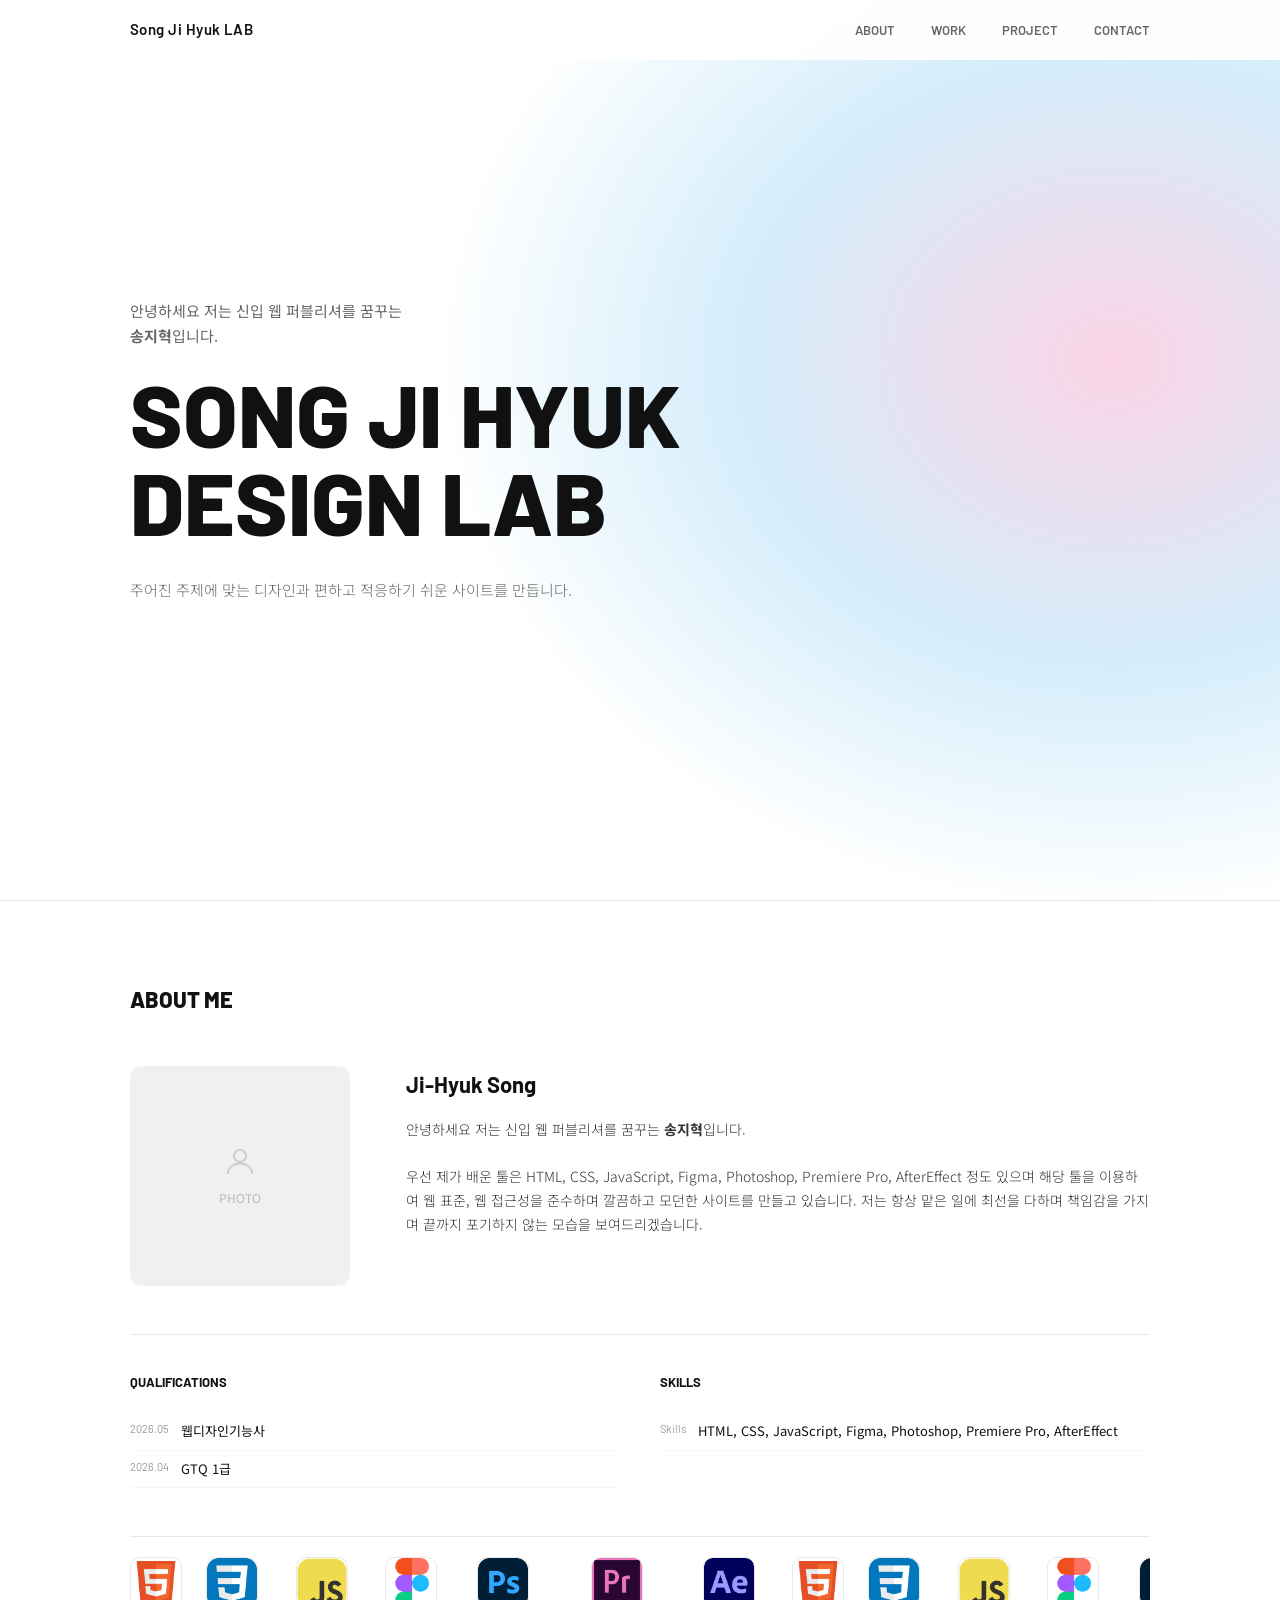
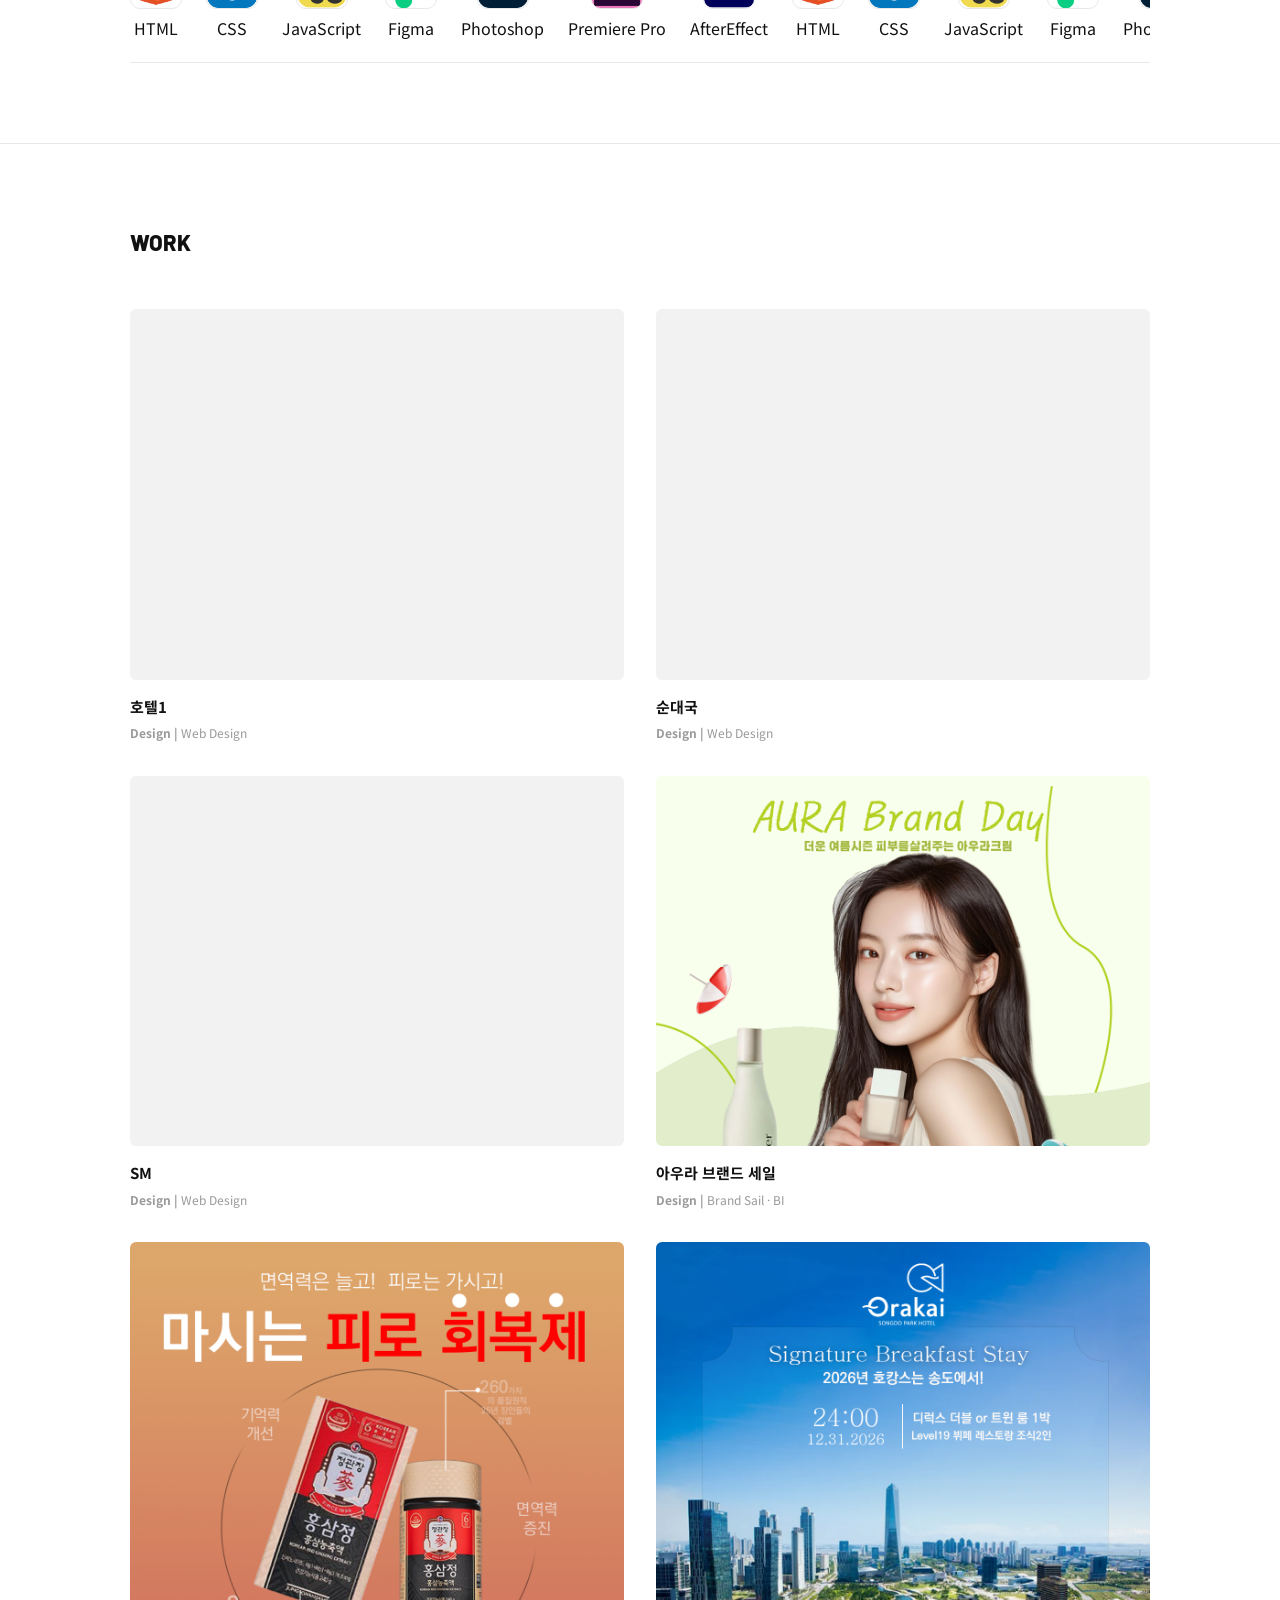
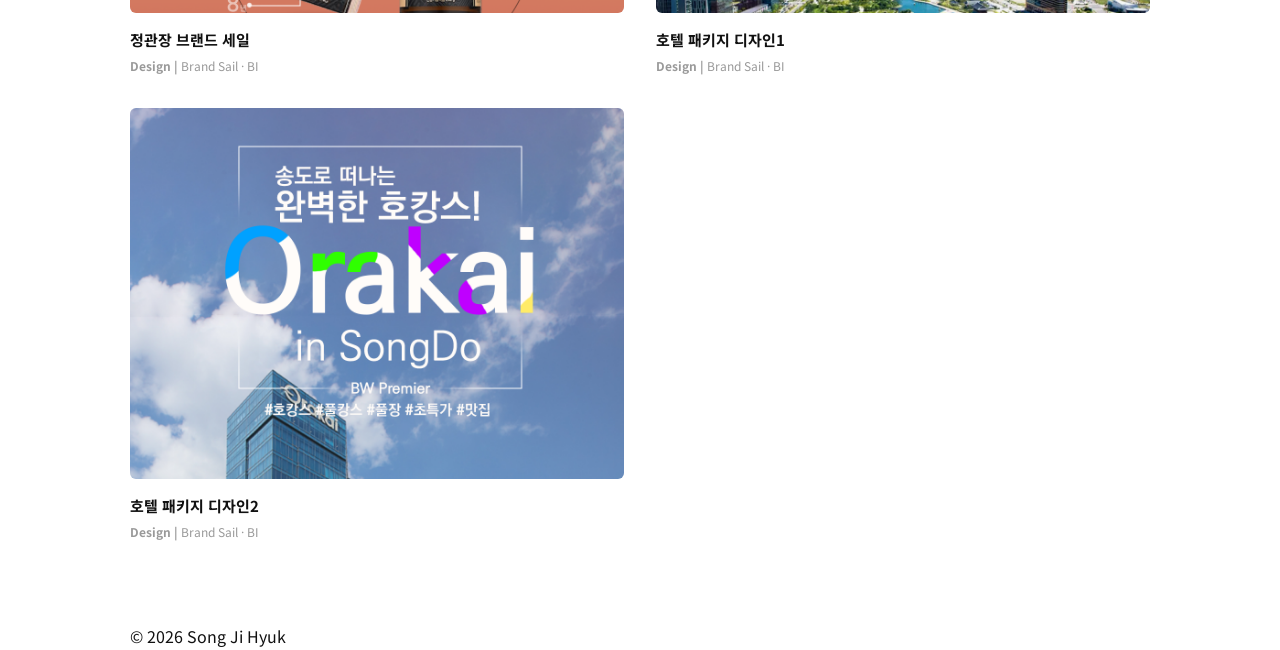
<file: index.html>
<!DOCTYPE html>
<html lang="ko">
<head>
  <meta charset="UTF-8" />
  <meta name="viewport" content="width=device-width, initial-scale=1.0" />
  <title>Ji Hyuk Song | Design & UI UX Portfolio</title>
  
  <link rel="preconnect" href="https://fonts.googleapis.com" />
  <link rel="preconnect" href="https://fonts.gstatic.com" crossorigin />
  <link href="https://fonts.googleapis.com/css2?family=Noto+Sans+KR:wght@300;400;500;700;900&family=Barlow:ital,wght@0,400;0,600;0,800;1,400&display=swap" rel="stylesheet" />
  
  <link rel="stylesheet" href="style.css" />
</head>
<body>

  <header id="nav">
    <div class="nav-wrap">
      <a href="#hero" class="nav-logo">Song Ji Hyuk LAB</a>
      <nav class="nav-menu">
        <a href="#about">About</a>
        <a href="#work">Work</a>
        <a href="#project">Project</a>
        <a href="#contact">Contact</a>
      </nav>
      <button class="nav-toggle" id="navBtn" aria-label="메뉴">
        <span></span><span></span><span></span>
      </button>
    </div>
  </header>

  <div class="nav-mobile-panel" id="mobileNav">
    <a href="#about">About</a>
    <a href="#work">Work</a>
    <a href="#project">Project</a>
    <a href="#contact">Contact</a>
  </div>

  <section id="hero">
    <div class="hero-blob"></div>
    <div class="hero-inner">
      <p class="hero-sub">
        안녕하세요 저는 신입 웹 퍼블리셔를 꿈꾸는<br />
        <strong>송지혁</strong>입니다.
      </p>
      <h1 class="hero-title">Song Ji Hyuk<br />DESIGN LAB</h1>
      <p class="hero-desc">
        주어진 주제에 맞는 디자인과 편하고 적응하기 쉬운 사이트를 만듭니다.
      </p>
    </div>
  </section>

  <section id="about" class="section">
    <div class="wrap">
      <h2 class="section-title fade-up">ABOUT ME</h2>
      <div class="about-top fade-up">
        <div class="about-img-wrap">
          <div class="about-img-placeholder">
            <svg viewBox="0 0 24 24" stroke-width="1.2"><circle cx="12" cy="8" r="4"/><path d="M4 20c0-4 3.6-7 8-7s8 3 8 7"/></svg>
            PHOTO
          </div>
        </div>
        <div class="about-text-wrap">
          <h3 class="about-name">Ji-Hyuk Song</h3>
          <p class="about-bio">
            안녕하세요 저는 신입 웹 퍼블리셔를 꿈꾸는  <strong>송지혁</strong>입니다.<br /><br />
            우선 제가 배운 툴은 HTML, CSS, JavaScript, Figma, Photoshop, Premiere Pro, AfterEffect 정도 있으며 해당 툴을 이용하여 웹 표준, 웹 접근성을 준수하며 깔끔하고 모던한 사이트를 만들고 있습니다. 저는 항상 맡은 일에 최선을 다하며 책임감을 가지며 끝까지 포기하지 않는 모습을 보여드리겠습니다.
          </p>
        </div>
      </div>

      <div class="about-meta fade-up">
        <div>
          <p class="meta-title">Qualifications</p>
          <ul class="meta-list">
            <li><span class="meta-year">2026.05</span><span>웹디자인기능사</span></li>
            <li><span class="meta-year">2026.04</span><span>GTQ 1급</span></li>
          </ul>
        </div>
        <div>
          <p class="meta-title">Skills</p>
          <ul class="meta-list">
            <li><span class="meta-year">Skills</span><span>HTML, CSS, JavaScript, Figma, Photoshop, Premiere Pro, AfterEffect </span></li>
          </ul>
        </div>
      </div>

      <div class="skill-strip fade-up">
        <div class="skill-ticker">
          <div class="skill-icon"><div class="skill-icon-box si-html"></div><span>HTML</span></div>
          <div class="skill-icon"><div class="skill-icon-box si-css"></div><span>CSS</span></div>
          <div class="skill-icon"><div class="skill-icon-box si-js"></div><span>JavaScript</span></div>
          <div class="skill-icon"><div class="skill-icon-box si-figma"></div><span>Figma</span></div>
          <div class="skill-icon"><div class="skill-icon-box si-ps"></div><span>Photoshop</span></div>
          <div class="skill-icon"><div class="skill-icon-box si-pre"></div><span>Premiere Pro</span></div>
          <div class="skill-icon"><div class="skill-icon-box si-af"></div><span>AfterEffect</span></div>
          <div class="skill-icon"><div class="skill-icon-box si-html"></div><span>HTML</span></div>
          <div class="skill-icon"><div class="skill-icon-box si-css"></div><span>CSS</span></div>
          <div class="skill-icon"><div class="skill-icon-box si-js"></div><span>JavaScript</span></div>
          <div class="skill-icon"><div class="skill-icon-box si-figma"></div><span>Figma</span></div>
          <div class="skill-icon"><div class="skill-icon-box si-ps"></div><span>Photoshop</span></div>
          <div class="skill-icon"><div class="skill-icon-box si-pre"></div><span>Premiere Pro</span></div>
          <div class="skill-icon"><div class="skill-icon-box si-af"></div><span>AfterEffect</span></div>
        </div>
      </div>
    </div>
  </section>

  <section id="work" class="section">
    <div class="wrap">
      <h2 class="section-title fade-up">WORK</h2>
      <div class="work-grid">
        <a href="javascript:void(0)" class="work-card fade-up">
          <div class="work-thumb"><!--<div class="work-ph">ADERERROR Brand Identity</div>--></div>
          <div class="work-info">
            <p class="work-title">호텔1</p>
            <p class="work-tags"><strong>Design |</strong> Web Design</p>
          </div>
        </a>
        <a href="javascript:void(0)" class="work-card fade-up">
          <div class="work-thumb"><!--<div class="work-ph">ADERERROR Brand Identity</div>--></div>
          <div class="work-info">
            <p class="work-title">순대국</p>
            <p class="work-tags"><strong>Design |</strong> Web Design</p>
          </div>
        </a>
        <a href="javascript:void(0)" class="work-card fade-up">
          <div class="work-thumb"><!--<div class="work-ph">ADERERROR Brand Identity</div>--></div>
          <div class="work-info">
            <p class="work-title">SM</p>
            <p class="work-tags"><strong>Design |</strong> Web Design</p>
          </div>
        </a>
        <a href="javascript:void(0)" class="work-card fade-up">
          <div class="work-aura"><!--<div class="work-ph">ADERERROR Brand Identity</div>--></div>
          <div class="work-info">
            <p class="work-title">아우라 브랜드 세일</p>
            <p class="work-tags"><strong>Design |</strong> Brand Sail · BI</p>
          </div>
        </a>
        <a href="javascript:void(0)" class="work-card fade-up">
          <div class="work-hong"><!--<div class="work-ph">HiDAX Consulting</div>--></div>
          <div class="work-info">
            <p class="work-title">정관장 브랜드 세일</p>
            <p class="work-tags"><strong>Design |</strong> Brand Sail · BI</p>
          </div>
        </a>
        <a href="javascript:void(0)" class="work-card fade-up">
          <div class="work-hotel1"><!--<div class="work-ph">HiDAX Consulting</div>--></div>
          <div class="work-info">
            <p class="work-title">호텔 패키지 디자인1</p>
            <p class="work-tags"><strong>Design |</strong> Brand Sail · BI</p>
          </div>
        </a>
        <a href="javascript:void(0)" class="work-card fade-up">
          <div class="work-hotel2"><!--<div class="work-ph">HiDAX Consulting</div>--></div>
          <div class="work-info">
            <p class="work-title">호텔 패키지 디자인2</p>
            <p class="work-tags"><strong>Design |</strong> Brand Sail · BI</p>
          </div>
        </a>
      </div>
    </div>
  </section>

  <footer id="contact">
    <div class="wrap">
      <p class="footer-copy">© 2026 Song Ji Hyuk</p>
    </div>
  </footer>

  <button id="totop" aria-label="맨 위로">↑</button>

  <script src="main.js"></script>
</body>
</html>
</file>
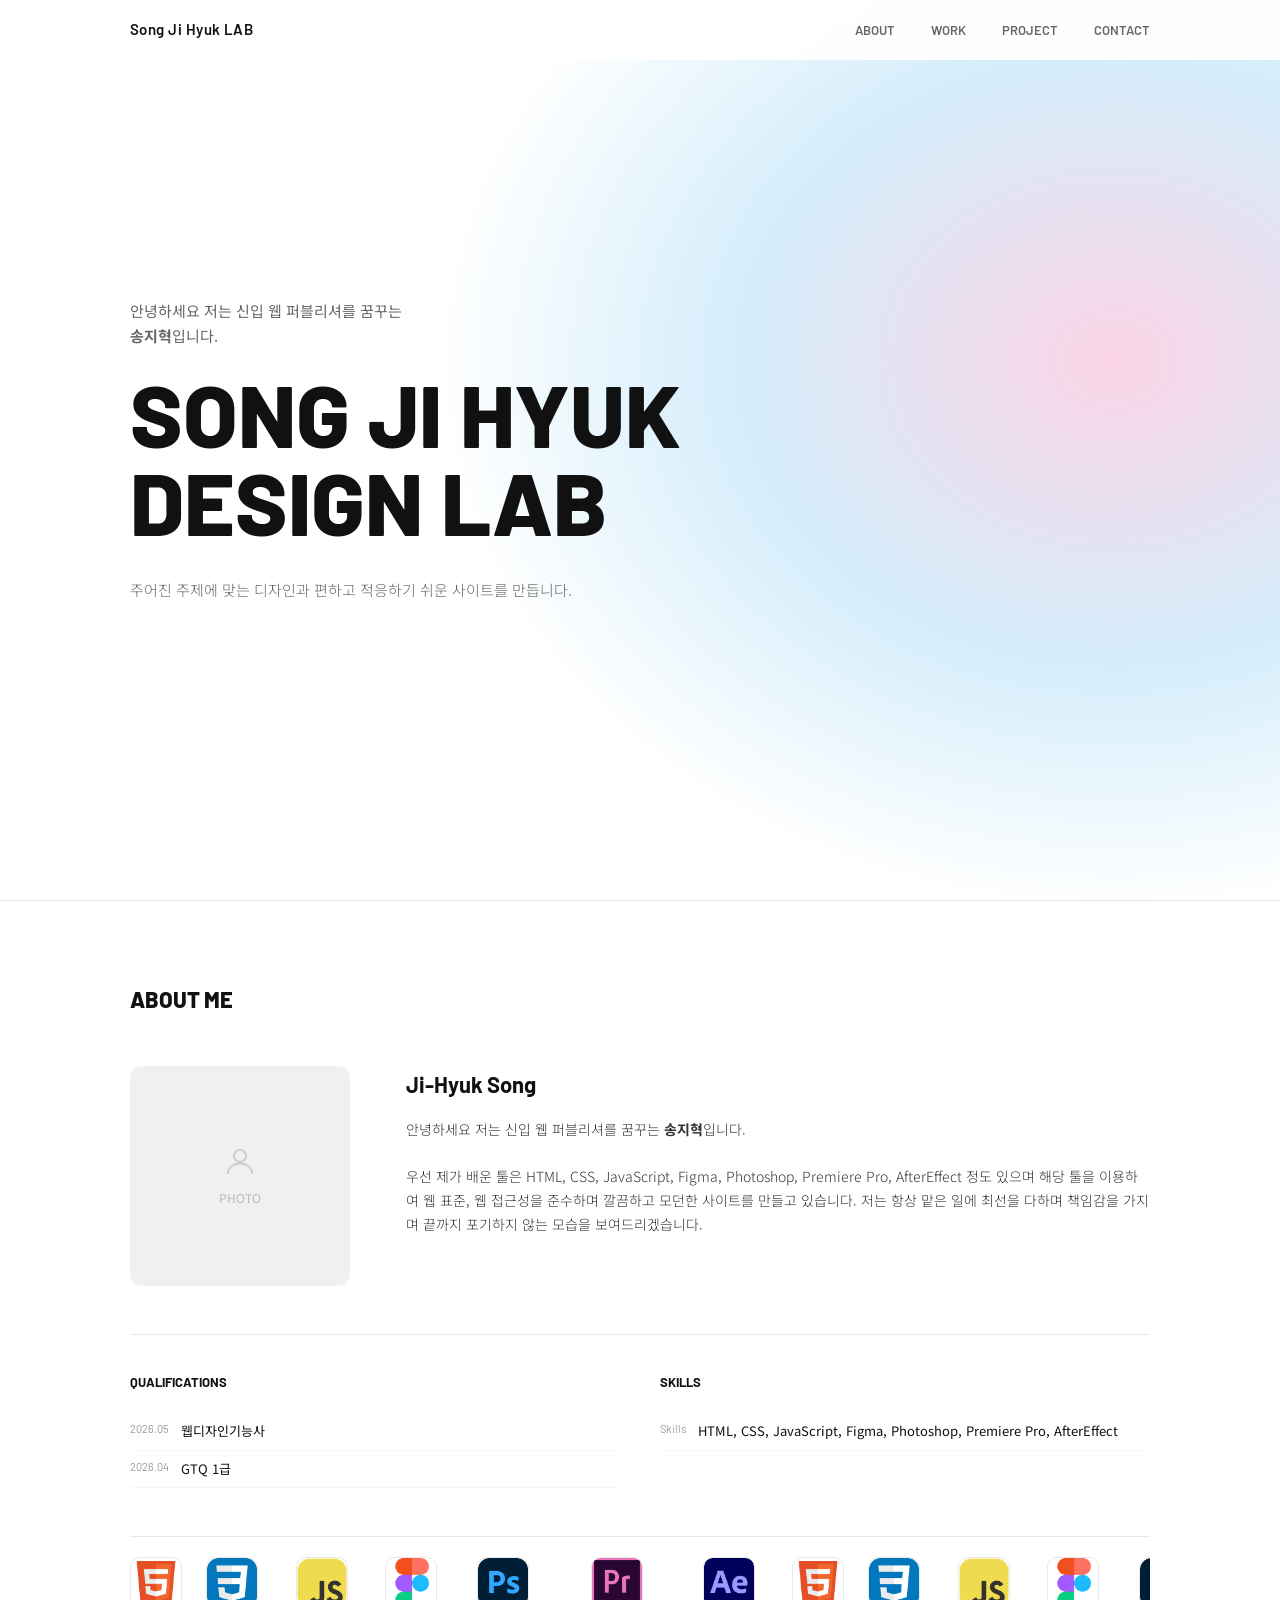
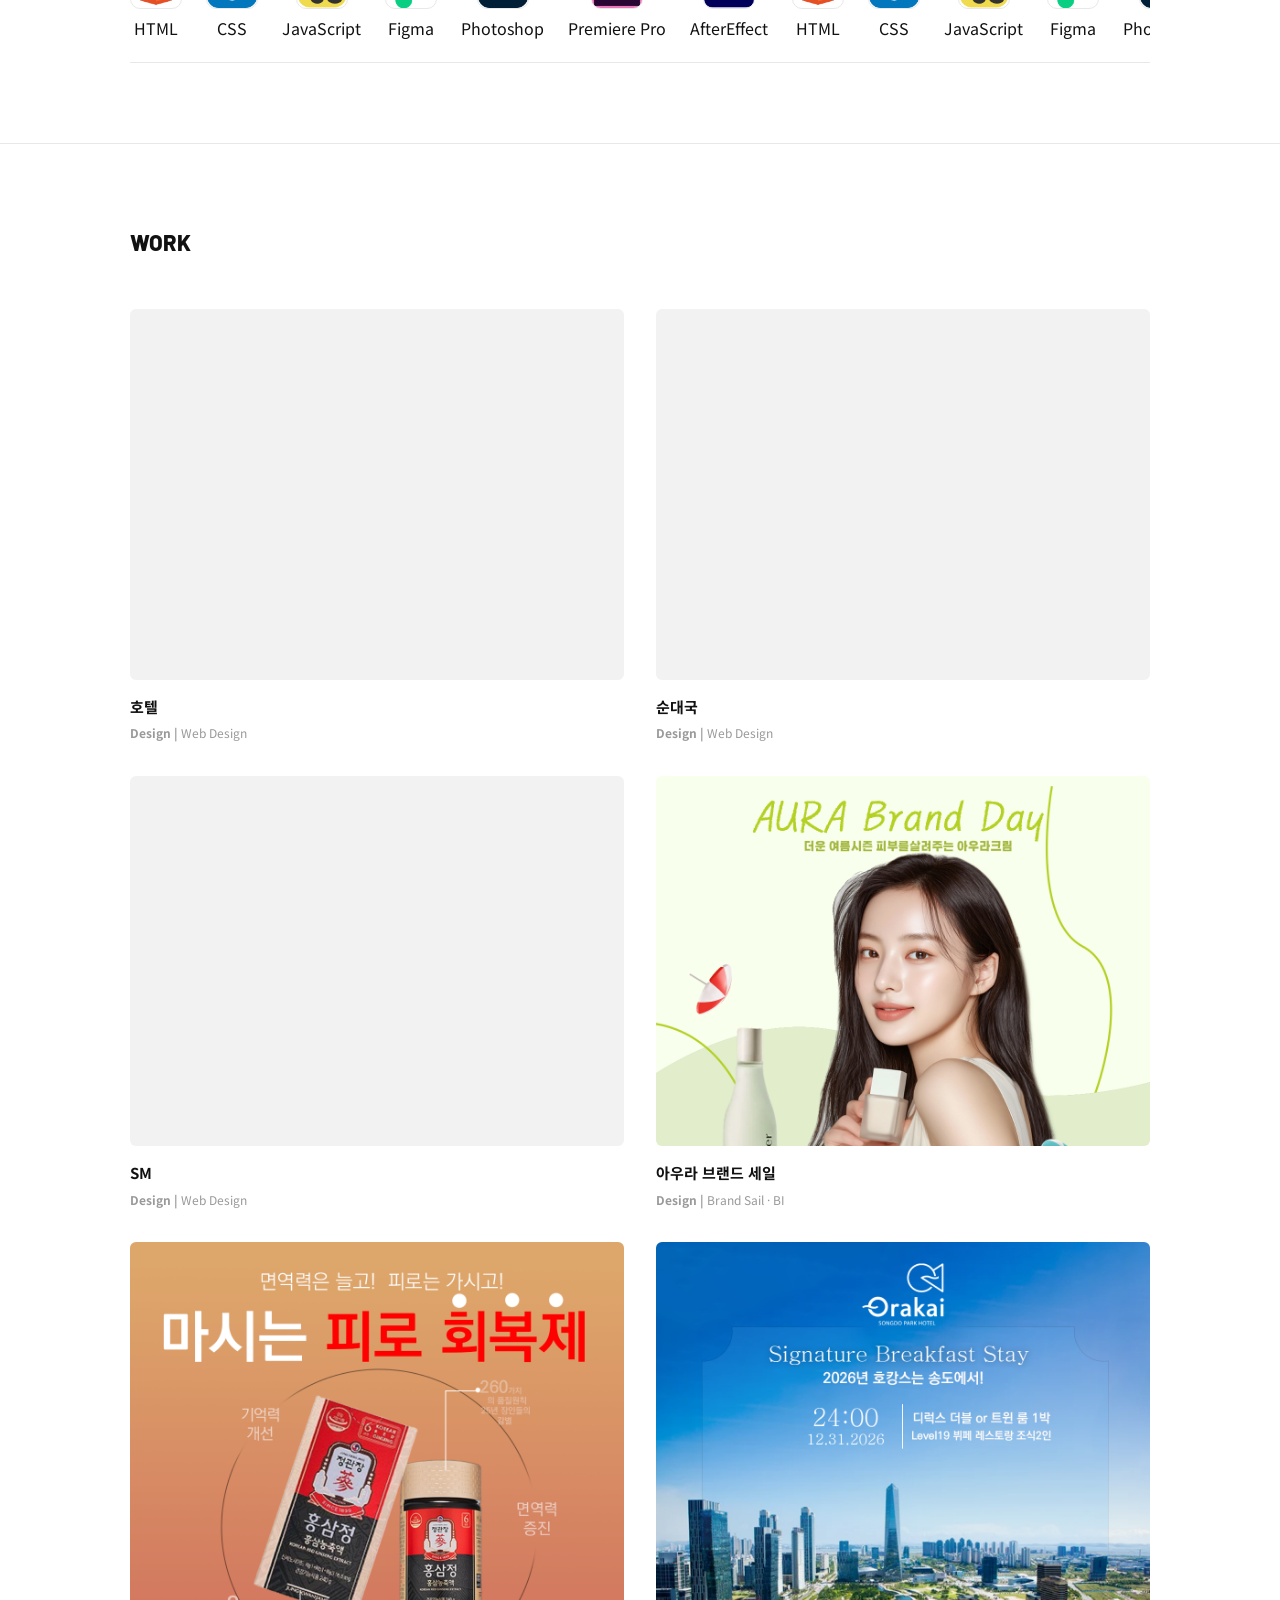
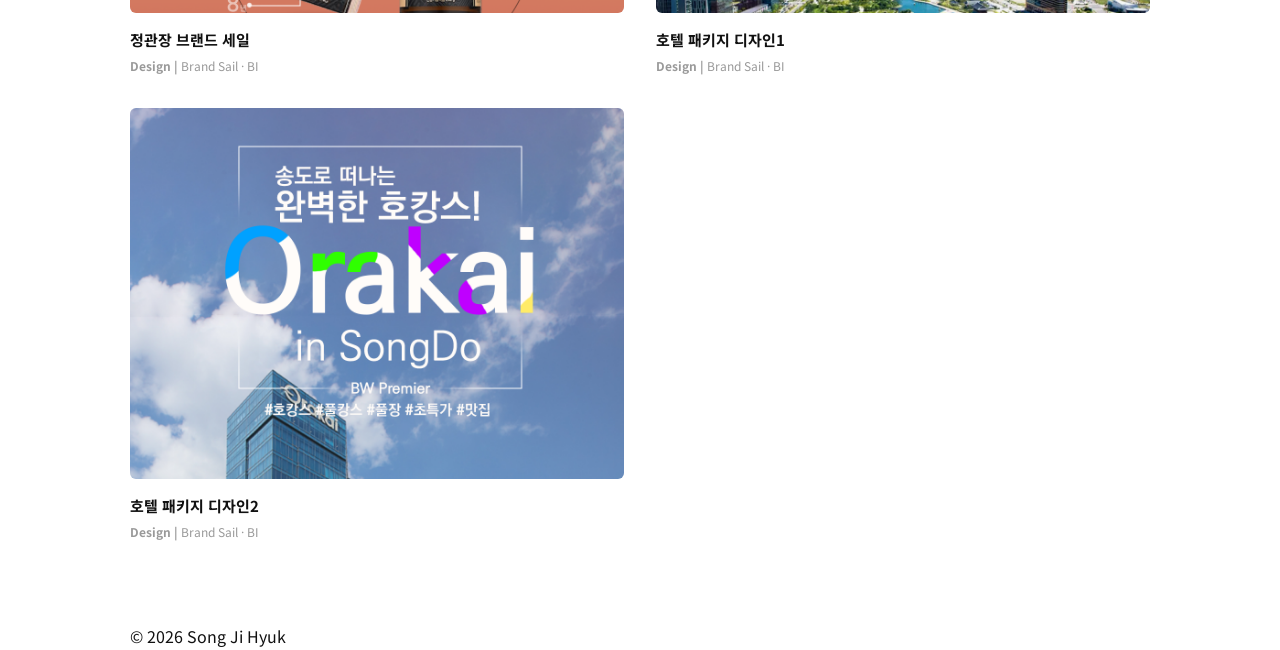
<file: 0332/index.html>
<!DOCTYPE html>
<html lang="ko">
<head>
  <meta charset="UTF-8" />
  <meta name="viewport" content="width=device-width, initial-scale=1.0" />
  <title>Ji Hyuk Song | Design & UI UX Portfolio</title>
  
  <link rel="preconnect" href="https://fonts.googleapis.com" />
  <link rel="preconnect" href="https://fonts.gstatic.com" crossorigin />
  <link href="https://fonts.googleapis.com/css2?family=Noto+Sans+KR:wght@300;400;500;700;900&family=Barlow:ital,wght@0,400;0,600;0,800;1,400&display=swap" rel="stylesheet" />
  
  <link rel="stylesheet" href="style.css" />
</head>
<body>

  <header id="nav">
    <div class="nav-wrap">
      <a href="#hero" class="nav-logo">Song Ji Hyuk LAB</a>
      <nav class="nav-menu">
        <a href="#about">About</a>
        <a href="#work">Work</a>
        <a href="#project">Project</a>
        <a href="#contact">Contact</a>
      </nav>
      <button class="nav-toggle" id="navBtn" aria-label="메뉴">
        <span></span><span></span><span></span>
      </button>
    </div>
  </header>

  <div class="nav-mobile-panel" id="mobileNav">
    <a href="#about">About</a>
    <a href="#work">Work</a>
    <a href="#project">Project</a>
    <a href="#contact">Contact</a>
  </div>

  <section id="hero">
    <div class="hero-blob"></div>
    <div class="hero-inner">
      <p class="hero-sub">
        안녕하세요 저는 신입 웹 퍼블리셔를 꿈꾸는<br />
        <strong>송지혁</strong>입니다.
      </p>
      <h1 class="hero-title">Song Ji Hyuk<br />DESIGN LAB</h1>
      <p class="hero-desc">
        주어진 주제에 맞는 디자인과 편하고 적응하기 쉬운 사이트를 만듭니다.
      </p>
    </div>
  </section>

  <section id="about" class="section">
    <div class="wrap">
      <h2 class="section-title fade-up">ABOUT ME</h2>
      <div class="about-top fade-up">
        <div class="about-img-wrap">
          <div class="about-img-placeholder">
            <svg viewBox="0 0 24 24" stroke-width="1.2"><circle cx="12" cy="8" r="4"/><path d="M4 20c0-4 3.6-7 8-7s8 3 8 7"/></svg>
            PHOTO
          </div>
        </div>
        <div class="about-text-wrap">
          <h3 class="about-name">Ji-Hyuk Song</h3>
          <p class="about-bio">
            안녕하세요 저는 신입 웹 퍼블리셔를 꿈꾸는  <strong>송지혁</strong>입니다.<br /><br />
            우선 제가 배운 툴은 HTML, CSS, JavaScript, Figma, Photoshop, Premiere Pro, AfterEffect 정도 있으며 해당 툴을 이용하여 웹 표준, 웹 접근성을 준수하며 깔끔하고 모던한 사이트를 만들고 있습니다. 저는 항상 맡은 일에 최선을 다하며 책임감을 가지며 끝까지 포기하지 않는 모습을 보여드리겠습니다.
          </p>
        </div>
      </div>

      <div class="about-meta fade-up">
        <div>
          <p class="meta-title">Qualifications</p>
          <ul class="meta-list">
            <li><span class="meta-year">2026.05</span><span>웹디자인기능사</span></li>
            <li><span class="meta-year">2026.04</span><span>GTQ 1급</span></li>
          </ul>
        </div>
        <div>
          <p class="meta-title">Skills</p>
          <ul class="meta-list">
            <li><span class="meta-year">Skills</span><span>HTML, CSS, JavaScript, Figma, Photoshop, Premiere Pro, AfterEffect </span></li>
          </ul>
        </div>
      </div>

      <div class="skill-strip fade-up">
        <div class="skill-ticker">
          <div class="skill-icon"><div class="skill-icon-box si-html"></div><span>HTML</span></div>
          <div class="skill-icon"><div class="skill-icon-box si-css"></div><span>CSS</span></div>
          <div class="skill-icon"><div class="skill-icon-box si-js"></div><span>JavaScript</span></div>
          <div class="skill-icon"><div class="skill-icon-box si-figma"></div><span>Figma</span></div>
          <div class="skill-icon"><div class="skill-icon-box si-ps"></div><span>Photoshop</span></div>
          <div class="skill-icon"><div class="skill-icon-box si-pre"></div><span>Premiere Pro</span></div>
          <div class="skill-icon"><div class="skill-icon-box si-af"></div><span>AfterEffect</span></div>
          <div class="skill-icon"><div class="skill-icon-box si-html"></div><span>HTML</span></div>
          <div class="skill-icon"><div class="skill-icon-box si-css"></div><span>CSS</span></div>
          <div class="skill-icon"><div class="skill-icon-box si-js"></div><span>JavaScript</span></div>
          <div class="skill-icon"><div class="skill-icon-box si-figma"></div><span>Figma</span></div>
          <div class="skill-icon"><div class="skill-icon-box si-ps"></div><span>Photoshop</span></div>
          <div class="skill-icon"><div class="skill-icon-box si-pre"></div><span>Premiere Pro</span></div>
          <div class="skill-icon"><div class="skill-icon-box si-af"></div><span>AfterEffect</span></div>
        </div>
      </div>
    </div>
  </section>

  <section id="work" class="section">
    <div class="wrap">
      <h2 class="section-title fade-up">WORK</h2>
      <div class="work-grid">
        <a href="#" class="work-card fade-up">
          <div class="work-thumb"><!--<div class="work-ph">ADERERROR Brand Identity</div>--></div>
          <div class="work-info">
            <p class="work-title">호텔</p>
            <p class="work-tags"><strong>Design |</strong> Web Design</p>
          </div>
        </a>
        <a href="#" class="work-card fade-up">
          <div class="work-thumb"><!--<div class="work-ph">ADERERROR Brand Identity</div>--></div>
          <div class="work-info">
            <p class="work-title">순대국</p>
            <p class="work-tags"><strong>Design |</strong> Web Design</p>
          </div>
        </a>
        <a href="#" class="work-card fade-up">
          <div class="work-thumb"><!--<div class="work-ph">ADERERROR Brand Identity</div>--></div>
          <div class="work-info">
            <p class="work-title">SM</p>
            <p class="work-tags"><strong>Design |</strong> Web Design</p>
          </div>
        </a>
        <a href="#" class="work-card fade-up">
          <div class="work-aura"><!--<div class="work-ph">ADERERROR Brand Identity</div>--></div>
          <div class="work-info">
            <p class="work-title">아우라 브랜드 세일</p>
            <p class="work-tags"><strong>Design |</strong> Brand Sail · BI</p>
          </div>
        </a>
        <a href="#" class="work-card fade-up">
          <div class="work-hong"><!--<div class="work-ph">HiDAX Consulting</div>--></div>
          <div class="work-info">
            <p class="work-title">정관장 브랜드 세일</p>
            <p class="work-tags"><strong>Design |</strong> Brand Sail · BI</p>
          </div>
        </a>
        <a href="#" class="work-card fade-up">
          <div class="work-hotel1"><!--<div class="work-ph">HiDAX Consulting</div>--></div>
          <div class="work-info">
            <p class="work-title">호텔 패키지 디자인1</p>
            <p class="work-tags"><strong>Design |</strong> Brand Sail · BI</p>
          </div>
        </a>
        <a href="#" class="work-card fade-up">
          <div class="work-hotel2"><!--<div class="work-ph">HiDAX Consulting</div>--></div>
          <div class="work-info">
            <p class="work-title">호텔 패키지 디자인2</p>
            <p class="work-tags"><strong>Design |</strong> Brand Sail · BI</p>
          </div>
        </a>
      </div>
    </div>
  </section>

  <footer id="contact">
    <div class="wrap">
      <p class="footer-copy">© 2026 Song Ji Hyuk</p>
    </div>
  </footer>

  <button id="totop" aria-label="맨 위로">↑</button>

  <script src="main.js"></script>
</body>
</html>
</file>
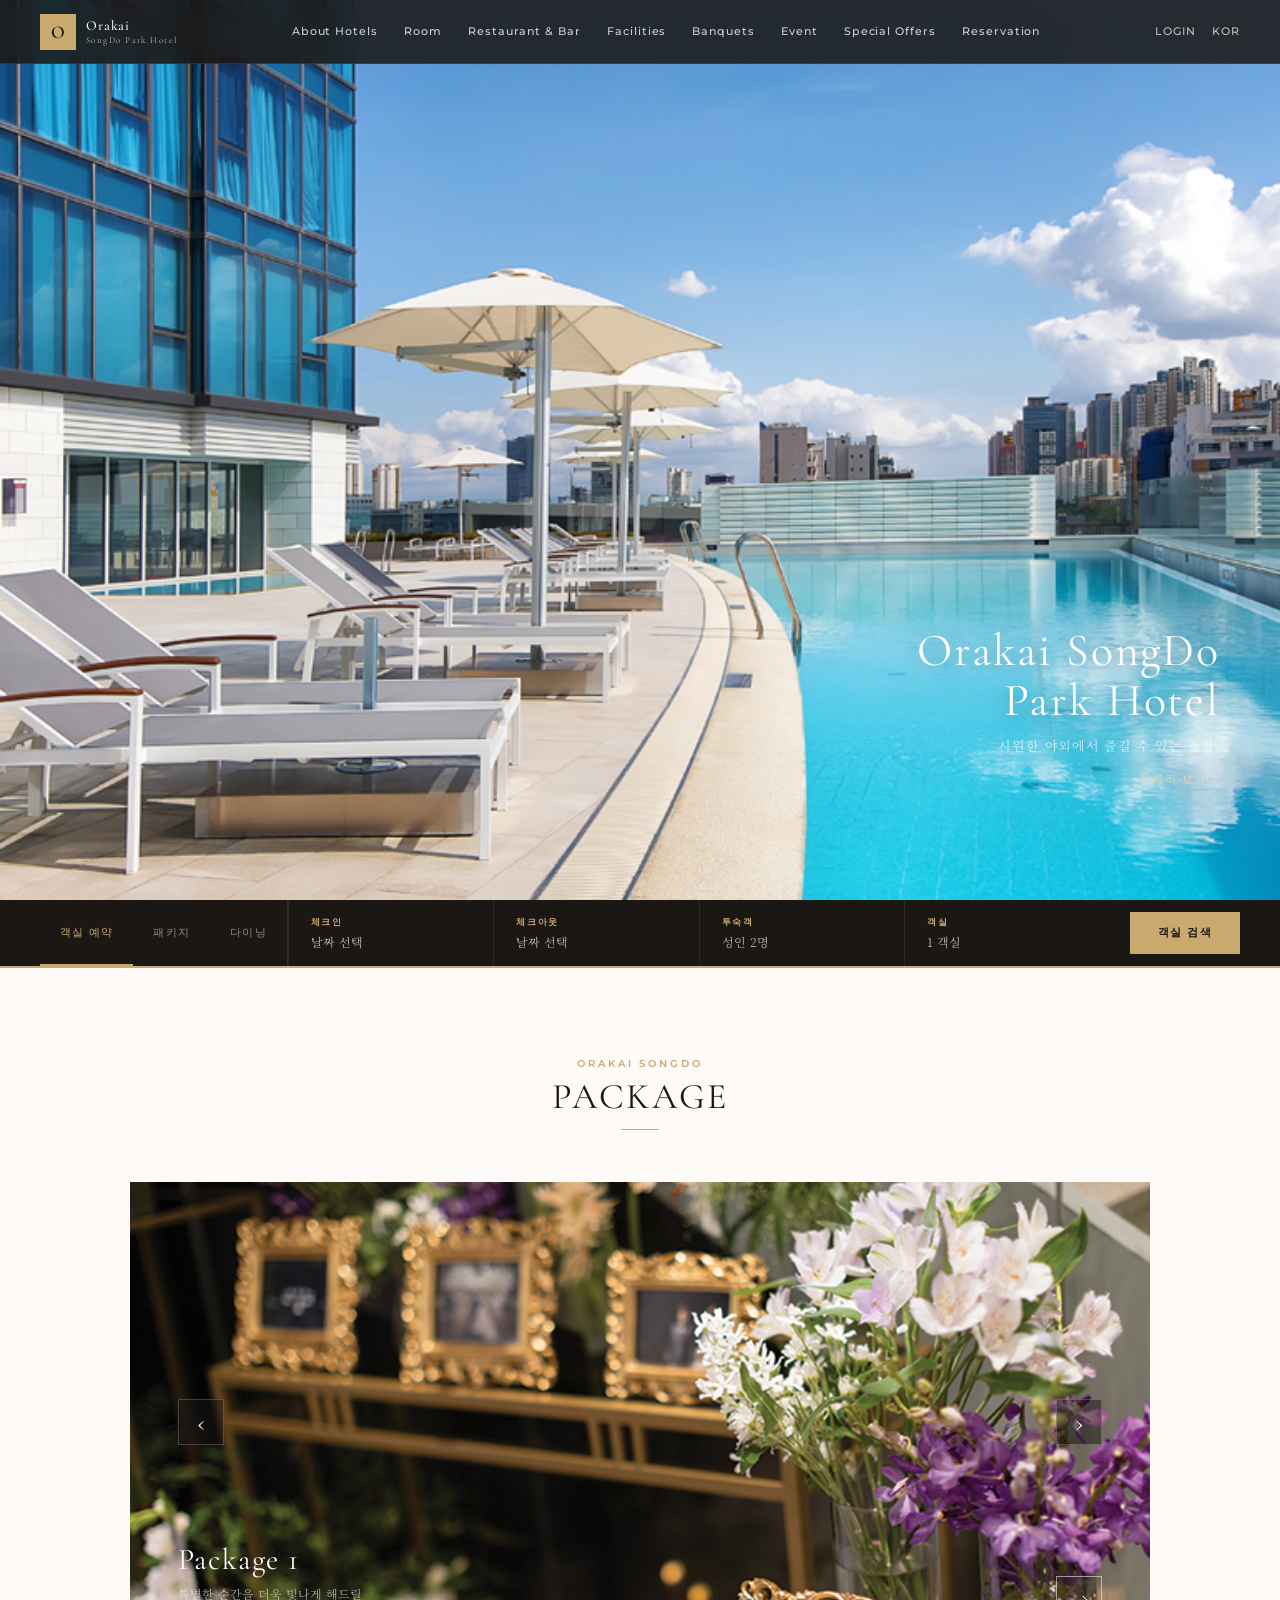
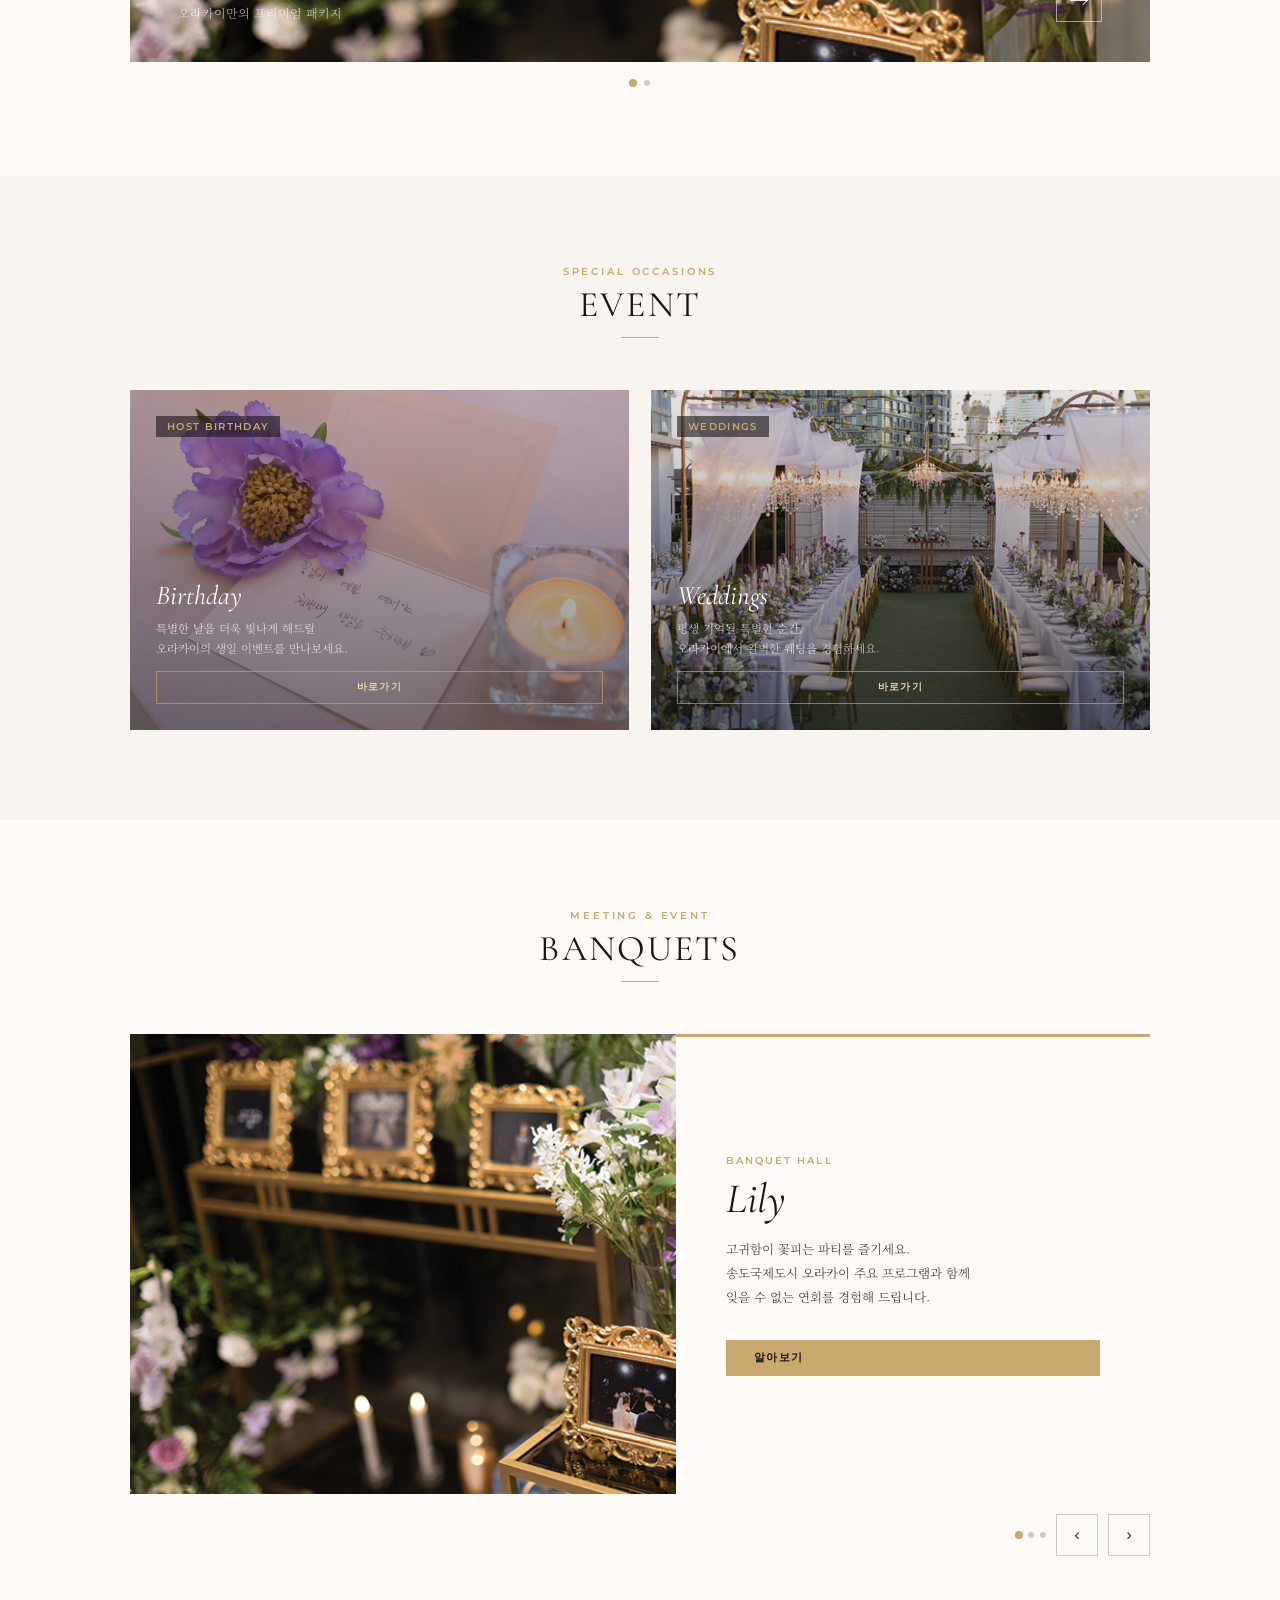
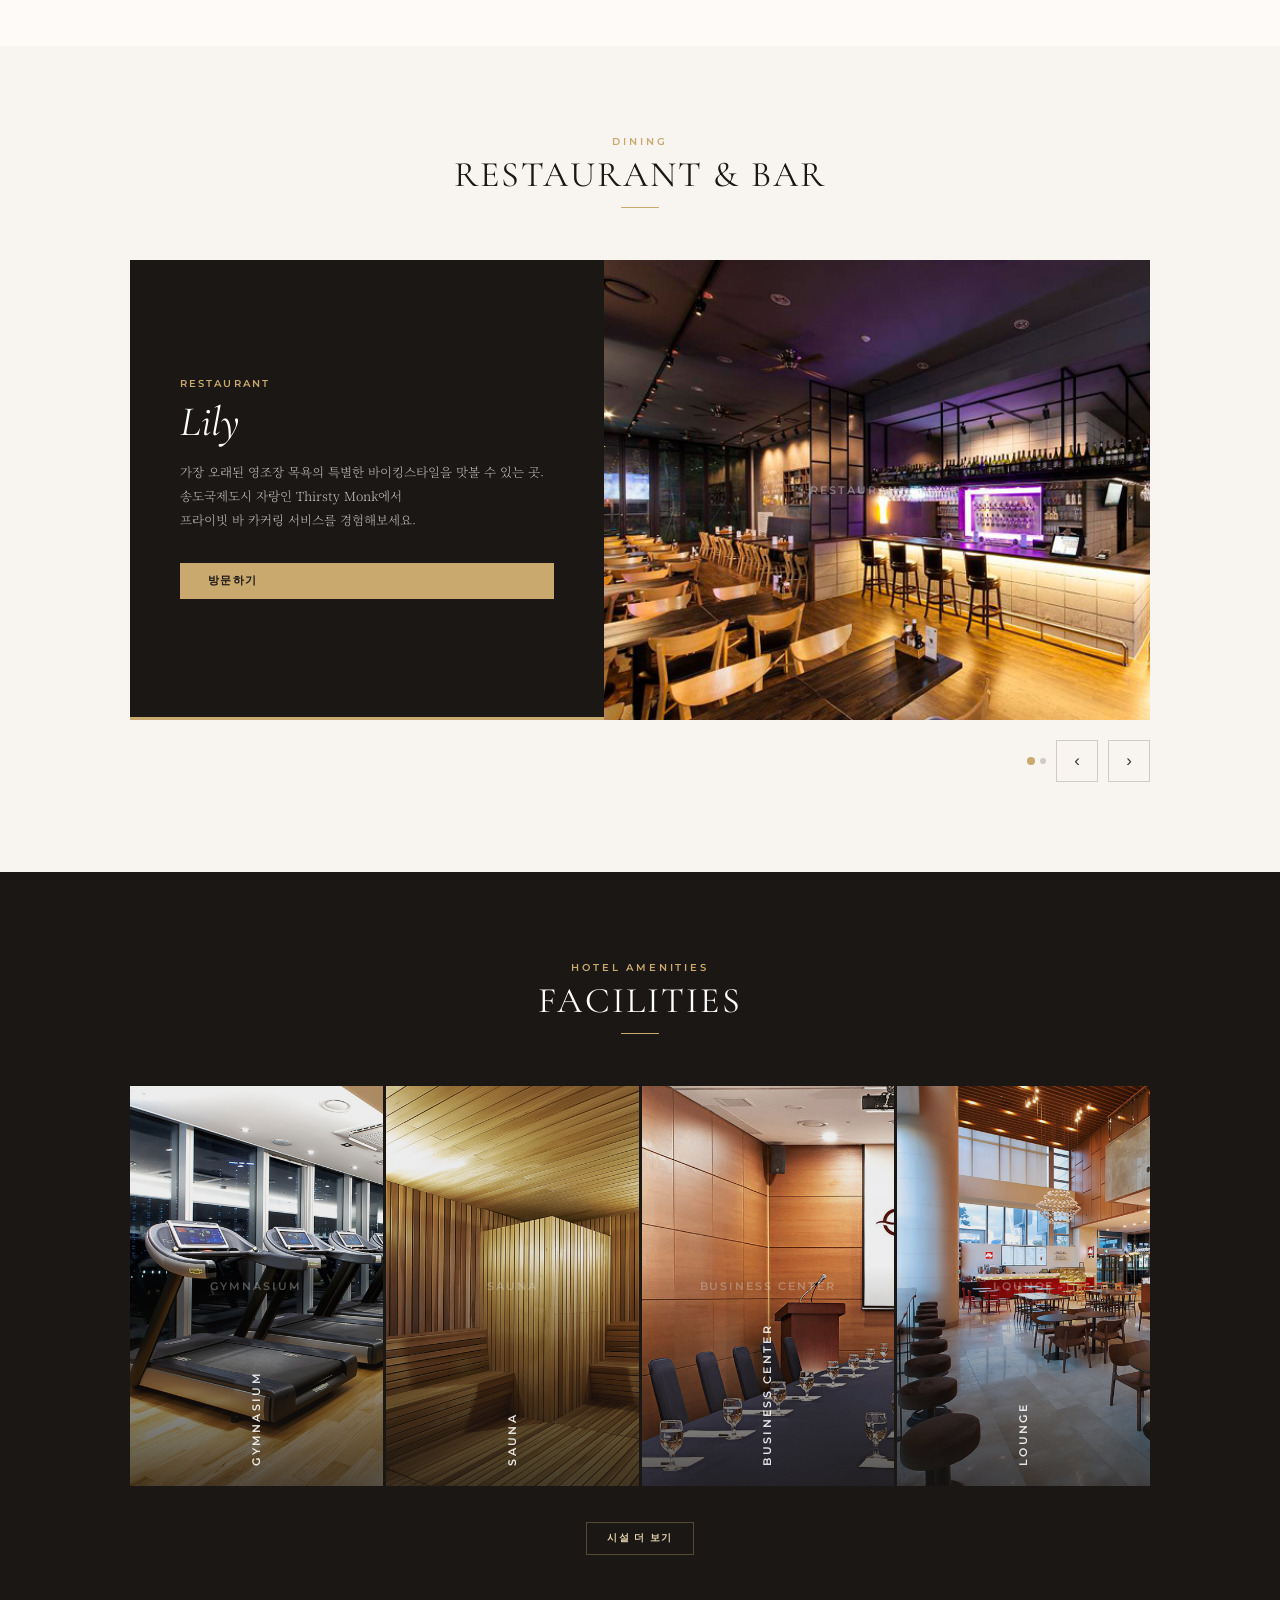
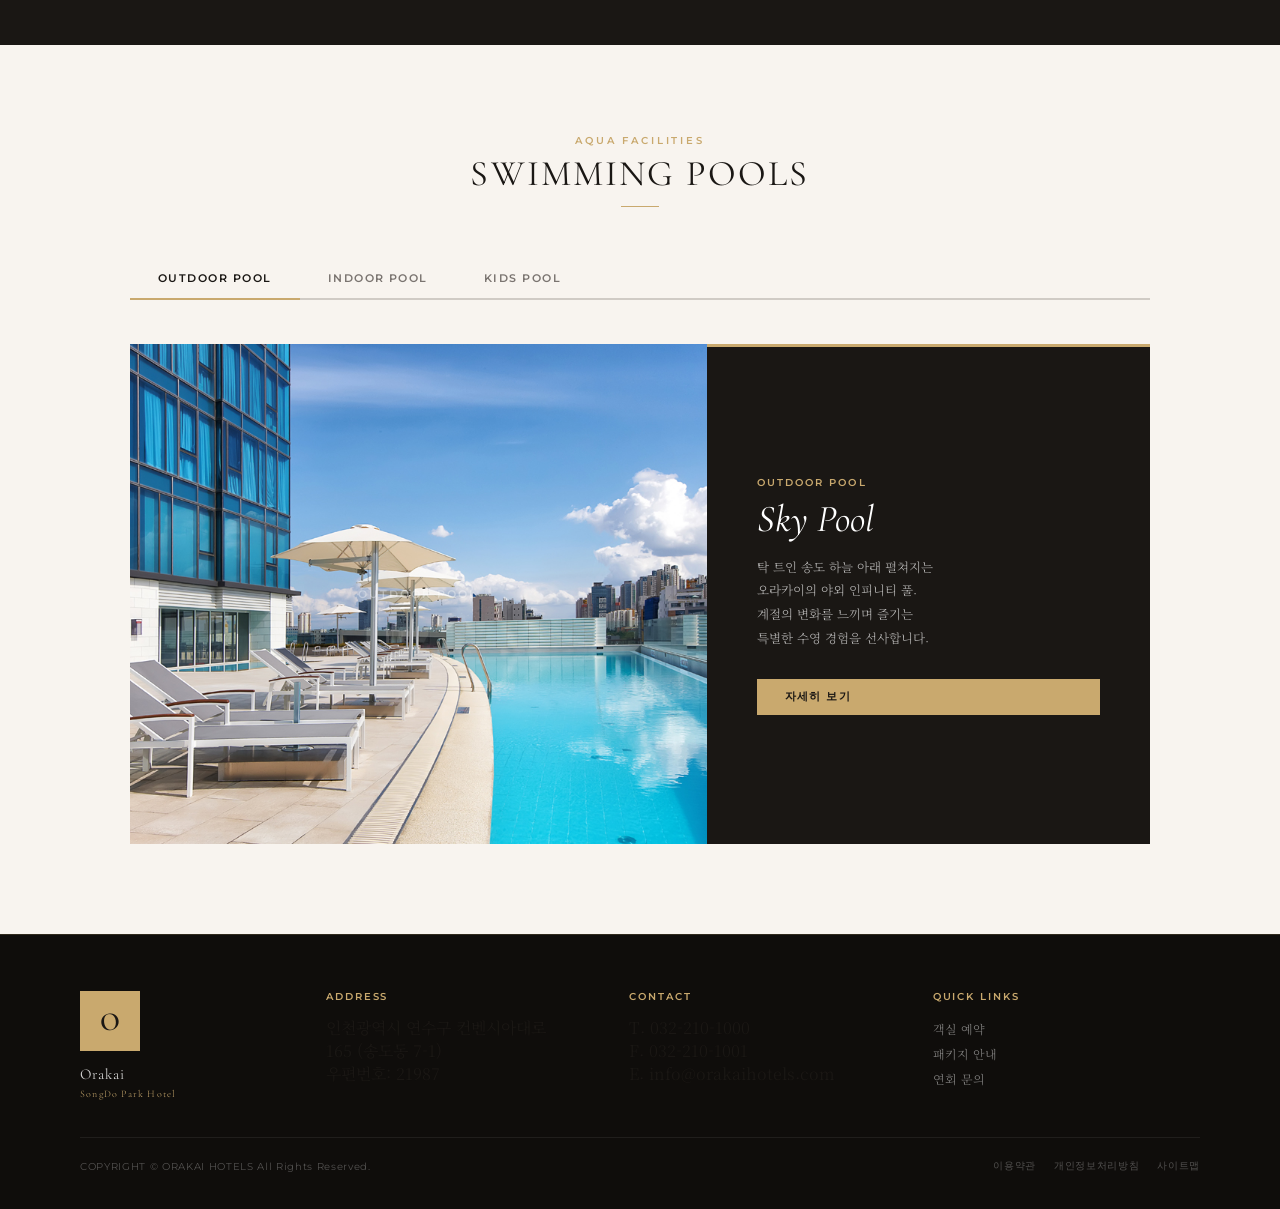
<file: 0331/orakai-hotel.html>
<!DOCTYPE html>
<html lang="ko">
<head>
<meta charset="UTF-8">
<meta name="viewport" content="width=device-width, initial-scale=1.0">
<title>Orakai SongDo Park Hotel</title>
<link rel="preconnect" href="https://fonts.googleapis.com">
<link rel="preconnect" href="https://fonts.gstatic.com" crossorigin>
<link href="https://fonts.googleapis.com/css2?family=Cormorant+Garamond:ital,wght@0,300;0,400;0,500;0,600;1,300;1,400&family=Noto+Serif+KR:wght@300;400;500&family=Montserrat:wght@300;400;500;600&display=swap" rel="stylesheet">
<link rel="stylesheet" href="./style.css">
</head>
<body>

<!-- DRAWER BG -->
<div class="drawer-bg" id="drawerBg" onclick="closeDrawer()"></div>

<!-- DRAWER -->
<aside class="drawer" id="drawer">
  <ul>
    <li><a href="#">About Hotels</a></li>
    <li><a href="#">Room</a></li>
    <li><a href="#">Restaurant &amp; Bar</a></li>
    <li><a href="#">Facilities</a></li>
    <li><a href="#">Banquets</a></li>
    <li><a href="#">Event</a></li>
    <li><a href="#">Special Offers</a></li>
    <li><a href="#">Reservation</a></li>
  </ul>
  <div class="drawer-foot">
    <span>LOGIN</span>
    <span style="color:rgba(255,255,255,.15)">|</span>
    <span>KOR</span>
  </div>
</aside>

<!-- NAV -->
<header class="site-nav" id="siteNav">
  <a href="#" class="nav-logo">
    <div class="nav-logo-mark">O</div>
    <div class="nav-logo-text">Orakai<small>SongDo Park Hotel</small></div>
  </a>
  <ul class="nav-links" id="navLinks">
    <li><a href="#">About Hotels</a></li>
    <li><a href="#">Room</a></li>
    <li><a href="#">Restaurant &amp; Bar</a></li>
    <li><a href="#">Facilities</a></li>
    <li><a href="#">Banquets</a></li>
    <li><a href="#">Event</a></li>
    <li><a href="#">Special Offers</a></li>
    <li><a href="#">Reservation</a></li>
  </ul>
  <div class="nav-actions">
    <span>LOGIN</span>
    <span>KOR</span>
    <button class="nav-ham" id="hamBtn" onclick="toggleDrawer()" aria-label="메뉴">
      <i></i><i></i><i></i>
    </button>
  </div>
</header>

<!-- HERO -->
<section class="hero">
  <div class="hero-bg">
    <div class="ph ph-hero"></div>
  </div>
  <div class="hero-dim"></div>
  <div class="hero-copy">
    <h1>Orakai SongDo<br>Park Hotel</h1>
    <p>시원한 야외에서 즐길 수 있는 풀장.</p>
    <a href="#">자세히 보기 →</a>
  </div>
</section>

<!-- RESERVATION BAR -->
<div class="res-bar">
  <div class="res-tabs">
    <div class="res-tab on" onclick="selTab(this)">객실 예약</div>
    <div class="res-tab" onclick="selTab(this)">패키지</div>
    <div class="res-tab" onclick="selTab(this)">다이닝</div>
  </div>
  <div class="res-fields">
    <div class="res-field" onclick="openCal()">
      <div><div class="res-field-lbl">체크인</div><div class="res-field-val" id="ciVal">날짜 선택</div></div>
    </div>
    <div class="res-field" onclick="openCal()">
      <div><div class="res-field-lbl">체크아웃</div><div class="res-field-val" id="coVal">날짜 선택</div></div>
    </div>
    <div class="res-field" id="guestField" onclick="togGuest(event)">
      <div><div class="res-field-lbl">투숙객</div><div class="res-field-val" id="guestVal">성인 2명</div></div>
      <div class="guest-drop" id="guestDrop" onclick="event.stopPropagation()">
        <div class="guest-row">
          <div class="guest-lbl">성인<small>만 13세 이상</small></div>
          <div class="guest-ctrl">
            <button class="guest-btn" onclick="adj('a',-1)">−</button>
            <span class="guest-n" id="aN">2</span>
            <button class="guest-btn" onclick="adj('a',1)">+</button>
          </div>
        </div>
        <div class="guest-row">
          <div class="guest-lbl">어린이<small>만 12세 이하</small></div>
          <div class="guest-ctrl">
            <button class="guest-btn" onclick="adj('c',-1)">−</button>
            <span class="guest-n" id="cN">0</span>
            <button class="guest-btn" onclick="adj('c',1)">+</button>
          </div>
        </div>
      </div>
    </div>
    <div class="res-field">
      <div><div class="res-field-lbl">객실</div><div class="res-field-val">1 객실</div></div>
    </div>
  </div>
  <button class="res-search">객실 검색</button>
</div>

<!-- CALENDAR -->
<div class="cal-overlay" id="calOv" onclick="closeCal()">
  <div class="cal-box" onclick="event.stopPropagation()">
    <div class="cal-head"><h3>날짜 선택</h3><button class="cal-x" onclick="closeCal()">✕</button></div>
    <div class="cal-months">
      <div>
        <div class="cal-nav-row"><button class="cal-arr" onclick="shiftM(-1)">‹</button><div class="cal-month-title" id="m1t"></div><span style="width:28px"></span></div>
        <div class="cal-grid" id="g1"></div>
      </div>
      <div>
        <div class="cal-nav-row"><span style="width:28px"></span><div class="cal-month-title" id="m2t"></div><button class="cal-arr" onclick="shiftM(1)">›</button></div>
        <div class="cal-grid" id="g2"></div>
      </div>
    </div>
    <div class="cal-foot">
      <span class="cal-info" id="calInfo">체크인 날짜를 선택해주세요</span>
      <button class="cal-ok" onclick="confirmD()">확인</button>
    </div>
  </div>
</div>

<!-- PACKAGE -->
<section class="sec" id="package">
  <div class="inner">
    <div class="sec-hd rev">
      <div class="sec-lbl">Orakai SongDo</div>
      <h2 class="sec-title">PACKAGE</h2>
      <div class="sec-rule"></div>
    </div>
    <div class="s-wrap rev">
      <div class="s-track" id="pkgT">
        <div class="pkg-slide">
          <div class="ph ph-pkg1" data-label=""></div>
          <div class="pkg-dim1"></div>
          <div class="pkg-copy">
            <div><div class="pkg-title">Package 1</div><div class="pkg-sub">특별한 순간을 더욱 빛나게 해드릴<br>오라카이만의 프리미엄 패키지</div></div>
            <div class="pkg-arr">→</div>
          </div>
        </div>
        <div class="pkg-slide">
          <div class="ph ph-pkg2" data-label="Package 2"></div>
          <div class="pkg-dim2"></div>
          <div class="pkg-copy">
            <div><div class="pkg-title">Package 2</div><div class="pkg-sub">편안한 휴식과 함께하는<br>시즌 스페셜 패키지</div></div>
            <div class="pkg-arr">→</div>
          </div>
        </div>
      </div>
      <div class="pkg-nav l" onclick="pkgS(-1)">‹</div>
      <div class="pkg-nav r" onclick="pkgS(1)">›</div>
    </div>
    <div class="pkg-dots" id="pkgD"></div>
  </div>
</section>

<!-- EVENT -->
<section class="sec sec-cream" id="event">
  <div class="inner">
    <div class="sec-hd rev">
      <div class="sec-lbl">Special Occasions</div>
      <h2 class="sec-title">EVENT</h2>
      <div class="sec-rule"></div>
    </div>
    <div class="ev-grid">
      <div class="ev-card rev">
        <div class="ev-img"><div class="ph ph-ev1" data-label=""></div></div>
        <div class="ev-dim"></div>
        <div class="ev-inner">
          <span class="ev-badge">Host Birthday</span>
          <h3 class="ev-title">Birthday</h3>
          <p class="ev-desc">특별한 날을 더욱 빛나게 해드릴<br>오라카이의 생일 이벤트를 만나보세요.</p>
          <button class="btn-ol">바로가기</button>
        </div>
      </div>
      <div class="ev-card rev" style="transition-delay:.14s">
        <div class="ev-img"><div class="ph ph-ev2" data-label=""></div></div>
        <div class="ev-dim"></div>
        <div class="ev-inner">
          <span class="ev-badge">Weddings</span>
          <h3 class="ev-title">Weddings</h3>
          <p class="ev-desc">평생 기억될 특별한 순간,<br>오라카이에서 완벽한 웨딩을 경험하세요.</p>
          <button class="btn-ol">바로가기</button>
        </div>
      </div>
    </div>
  </div>
</section>

<!-- BANQUETS -->
<section class="sec" id="banquets">
  <div class="inner">
    <div class="sec-hd rev">
      <div class="sec-lbl">Meeting &amp; Event</div>
      <h2 class="sec-title">BANQUETS</h2>
      <div class="sec-rule"></div>
    </div>
    <div class="s-wrap rev">
      <div class="s-track" id="bqT">
        <div class="bq-slide">
          <div class="bq-img"><div class="ph ph-bq1" data-label=""></div></div>
          <div class="bq-copy"><div class="bq-lbl">Banquet Hall</div><h3 class="bq-title">Lily</h3><p class="bq-desc">고귀함이 꽃피는 파티를 즐기세요.<br>송도국제도시 오라카이 주요 프로그램과 함께<br>잊을 수 없는 연회를 경험해 드립니다.</p><a href="#" class="btn-gold">알아보기</a></div>
        </div>
        <div class="bq-slide">
          <div class="bq-img"><div class="ph ph-bq2" data-label=""></div></div>
          <div class="bq-copy"><div class="bq-lbl">Banquet Hall</div><h3 class="bq-title">Grand</h3><p class="bq-desc">웅장한 공간에서 펼쳐지는 특별한 이벤트.<br>최고의 시설과 서비스로 완성되는<br>그랜드 홀에서의 잊지 못할 경험.</p><a href="#" class="btn-gold">알아보기</a></div>
        </div>
        <div class="bq-slide">
          <div class="bq-img"><div class="ph ph-bq3" data-label=""></div></div>
          <div class="bq-copy"><div class="bq-lbl">Banquet Hall</div><h3 class="bq-title">Rose</h3><p class="bq-desc">우아한 로즈홀에서의 특별한 만남.<br>세심하게 준비된 공간 속에서<br>완벽한 파티를 즐겨보세요.</p><a href="#" class="btn-gold">알아보기</a></div>
        </div>
      </div>
      <div class="s-ctrls"><div class="s-dots" id="bqD"></div><button class="s-btn" onclick="bqS(-1)">‹</button><button class="s-btn" onclick="bqS(1)">›</button></div>
    </div>
  </div>
</section>

<!-- RESTAURANT & BAR -->
<section class="sec sec-cream" id="restaurant">
  <div class="inner">
    <div class="sec-hd rev">
      <div class="sec-lbl">Dining</div>
      <h2 class="sec-title">RESTAURANT &amp; BAR</h2>
      <div class="sec-rule"></div>
    </div>
    <div class="s-wrap rev">
      <div class="s-track" id="rstT">
        <div class="rst-slide">
          <div class="rst-copy"><div class="rst-lbl">Restaurant</div><h3 class="rst-title">Lily</h3><p class="rst-desc">가장 오래된 영조장 목욕의 특별한 바이킹스타일을 맛볼 수 있는 곳.<br>송도국제도시 자랑인 Thirsty Monk에서<br>프라이빗 바 카커링 서비스를 경험해보세요.</p><a href="#" class="btn-gold">방문하기</a></div>
          <div class="rst-img"><div class="ph ph-rst1" data-label="Restaurant Lily"></div></div>
        </div>
        <div class="rst-slide">
          <div class="rst-copy"><div class="rst-lbl">Bar</div><h3 class="rst-title">Thirsty Monk</h3><p class="rst-desc">송도 최고의 루프탑 바에서<br>아름다운 야경과 함께하는<br>특별한 칵테일 경험.</p><a href="#" class="btn-gold">방문하기</a></div>
          <div class="rst-img"><div class="ph ph-rst2" data-label="Thirsty Monk Bar"></div></div>
        </div>
      </div>
      <div class="s-ctrls"><div class="s-dots" id="rstD"></div><button class="s-btn" onclick="rstS(-1)">‹</button><button class="s-btn" onclick="rstS(1)">›</button></div>
    </div>
  </div>
</section>

<!-- FACILITIES -->
<section class="sec sec-dark" id="facilities">
  <div class="inner">
    <div class="sec-hd rev">
      <div class="sec-lbl">Hotel Amenities</div>
      <h2 class="sec-title">FACILITIES</h2>
      <div class="sec-rule"></div>
    </div>
    <div class="fac-grid rev">
      <div class="fac-card"><div class="ph ph-gym" data-label="Gymnasium"></div><div class="fac-dim"></div><div class="fac-lbl-wrap"><span class="fac-lbl">Gymnasium</span></div></div>
      <div class="fac-card"><div class="ph ph-sauna" data-label="Sauna"></div><div class="fac-dim"></div><div class="fac-lbl-wrap"><span class="fac-lbl">Sauna</span></div></div>
      <div class="fac-card"><div class="ph ph-biz" data-label="Business Center"></div><div class="fac-dim"></div><div class="fac-lbl-wrap"><span class="fac-lbl">Business Center</span></div></div>
      <div class="fac-card"><div class="ph ph-lounge" data-label="Lounge"></div><div class="fac-dim"></div><div class="fac-lbl-wrap"><span class="fac-lbl">Lounge</span></div></div>
    </div>
    <div class="fac-cta rev"><button class="btn-ol btn-ol-lt">시설 더 보기</button></div>
  </div>
</section>

<!-- SWIMMING POOLS -->
<section class="sec sec-cream" id="pools">
  <div class="inner">
    <div class="sec-hd rev">
      <div class="sec-lbl">Aqua Facilities</div>
      <h2 class="sec-title">SWIMMING POOLS</h2>
      <div class="sec-rule"></div>
    </div>
    <div class="rev">
      <div class="pool-tabs">
        <div class="pool-tab on" onclick="switchPool(0,this)">Outdoor Pool</div>
        <div class="pool-tab" onclick="switchPool(1,this)">Indoor Pool</div>
        <div class="pool-tab" onclick="switchPool(2,this)">Kids Pool</div>
      </div>
      <div class="pool-panel on" id="pp0">
        <div class="pool-img"><div class="ph ph-pout" data-label="Outdoor Pool"></div></div>
        <div class="pool-copy"><div class="pool-lbl">Outdoor Pool</div><h3 class="pool-title">Sky Pool</h3><p class="pool-desc">탁 트인 송도 하늘 아래 펼쳐지는<br>오라카이의 야외 인피니티 풀.<br>계절의 변화를 느끼며 즐기는<br>특별한 수영 경험을 선사합니다.</p><a href="#" class="btn-gold">자세히 보기</a></div>
      </div>
      <div class="pool-panel" id="pp1">
        <div class="pool-img"><div class="ph ph-pin" data-label="Indoor Pool"></div></div>
        <div class="pool-copy"><div class="pool-lbl">Indoor Pool</div><h3 class="pool-title">Aqua Spa</h3><p class="pool-desc">사계절 쾌적하게 즐길 수 있는<br>실내 수영장과 스파.<br>전문 트레이너의 수영 레슨과<br>다양한 아쿠아 프로그램을 경험하세요.</p><a href="#" class="btn-gold">자세히 보기</a></div>
      </div>
      <div class="pool-panel" id="pp2">
        <div class="pool-img"><div class="ph ph-pkid" data-label="Kids Pool"></div></div>
        <div class="pool-copy"><div class="pool-lbl">Kids Pool</div><h3 class="pool-title">Little Splash</h3><p class="pool-desc">아이들을 위한 안전하고 즐거운<br>키즈 풀 공간.<br>얕은 수심과 워터 슬라이드로<br>가족 모두가 행복한 시간을 보내세요.</p><a href="#" class="btn-gold">자세히 보기</a></div>
      </div>
    </div>
  </div>
</section>

<!-- FOOTER -->
<footer>
  <div class="ft-inner">
    <div>
      <div class="ft-mark">O</div>
      <div class="ft-name">Orakai<small>SongDo Park Hotel</small></div>
    </div>
    <div class="ft-cols">
      <div>
        <div class="ft-col-title">Address</div>
        <p class="ft-col">인천광역시 연수구 컨벤시아대로<br>165 (송도동 7-1)<br>우편번호: 21987</p>
      </div>
      <div>
        <div class="ft-col-title">Contact</div>
        <p class="ft-col">T. 032-210-1000<br>F. 032-210-1001<br>E. info@orakaihotels.com</p>
      </div>
      <div class="ft-col">
        <div class="ft-col-title">Quick Links</div>
        <a href="#">객실 예약</a><a href="#">패키지 안내</a><a href="#">연회 문의</a>
      </div>
    </div>
  </div>
  <div class="ft-bottom">
    <span class="ft-copy">COPYRIGHT © ORAKAI HOTELS All Rights Reserved.</span>
    <div class="ft-links"><a href="#">이용약관</a><a href="#">개인정보처리방침</a><a href="#">사이트맵</a></div>
  </div>
</footer>
<script src="./script.js"></script>
</body>
</html>
</file>
<file: style.css>
/* =============================================
   VARIABLES & RESET
============================================= */
*,
*::before,
*::after {
    box-sizing: border-box;
    margin: 0;
    padding: 0;
}

:root {
    --color-accent: #7c6ef5;
    --color-accent2: #f5a0c8;
    --color-accent3: #a0d8f5;
    --color-black: #111111;
    --color-gray-dark: #333333;
    --color-gray: #666666;
    --color-gray-light: #999999;
    --color-border: #e8e8e8;
    --color-bg: #ffffff;
    --color-bg-soft: #f7f7f7;
    --font-ko: 'Noto Sans KR', sans-serif;
    --font-en: 'Barlow', sans-serif;
    --max-w: 1100px;
    --nav-h: 60px;
}

html {
    scroll-behavior: smooth;
}

body {
    font-family: var(--font-ko);
    background: var(--color-bg);
    color: var(--color-black);
    line-height: 1.7;
}

a {
    text-decoration: none;
    color: inherit;
}

ul {
    list-style: none;
}

img {
    display: block;
    max-width: 100%;
}

.wrap {
    max-width: var(--max-w);
    margin: 0 auto;
    padding: 0 40px;
}

/* ANIMATION */
.fade-up {
    opacity: 0;
    transform: translateY(24px);
    transition: opacity .65s ease, transform .65s ease;
}

.fade-up.show {
    opacity: 1;
    transform: none;
}

/* =============================================
   NAVIGATION
============================================= */
#nav {
    position: fixed;
    inset: 0 0 auto 0;
    height: var(--nav-h);
    background: rgba(255, 255, 255, .93);
    backdrop-filter: blur(10px);
    z-index: 1000;
    transition: border-color .3s;
}

#nav.scrolled {
    border-bottom: 1px solid var(--color-border);
}

.nav-wrap {
    max-width: var(--max-w);
    margin: 0 auto;
    padding: 0 40px;
    height: 100%;
    display: flex;
    align-items: center;
    justify-content: space-between;
}

.nav-logo {
    font-family: var(--font-en);
    font-weight: 600;
    font-size: 15px;
    letter-spacing: .03em;
}

.nav-menu {
    display: flex;
    gap: 36px;
}

.nav-menu a {
    font-family: var(--font-en);
    font-size: 13px;
    font-weight: 600;
    text-transform: uppercase;
    color: var(--color-gray);
    transition: color .2s;
}

.nav-menu a:hover,
.nav-menu a.on {
    color: var(--color-black);
}

/* MOBILE NAV */
.nav-toggle {
    display: none;
    flex-direction: column;
    gap: 5px;
    background: none;
    border: none;
    cursor: pointer;
}

.nav-toggle span {
    display: block;
    width: 22px;
    height: 1.5px;
    background: var(--color-black);
    transition: .3s;
}

.nav-toggle.open span:nth-child(1) {
    transform: translateY(6.5px) rotate(45deg);
}

.nav-toggle.open span:nth-child(2) {
    opacity: 0;
}

.nav-toggle.open span:nth-child(3) {
    transform: translateY(-6.5px) rotate(-45deg);
}

.nav-mobile-panel {
    display: none;
    position: fixed;
    top: var(--nav-h);
    left: 0;
    right: 0;
    background: #fff;
    border-bottom: 1px solid var(--color-border);
    padding: 20px 40px;
    flex-direction: column;
    gap: 16px;
    z-index: 999;
}

.nav-mobile-panel.open {
    display: flex;
}

/* =============================================
   HERO
============================================= */
#hero {
    min-height: 100vh;
    display: flex;
    flex-direction: column;
    justify-content: center;
    position: relative;
    overflow: hidden;
}

.hero-blob {
    position: absolute;
    top: 0;
    right: 0;
    width: 65%;
    height: 100%;
    background: radial-gradient(ellipse at 80% 40%, var(--color-accent2) 0%, var(--color-accent3) 40%, rgba(255, 255, 255, 0) 72%);
    opacity: .45;
    pointer-events: none;
}

.hero-inner {
    position: relative;
    z-index: 1;
    width: 100%;
    max-width: var(--max-w);
    margin: 0 auto;
    padding: 80px 40px;
}

.hero-sub {
    font-size: 15px;
    color: var(--color-gray);
    margin-bottom: 20px;
}

.hero-title {
    font-family: var(--font-en);
    font-size: clamp(48px, 7vw, 88px);
    font-weight: 800;
    line-height: 1.0;
    margin-bottom: 32px;
    text-transform: uppercase;
}

.hero-desc {
    max-width: 520px;
    font-size: 15px;
    font-weight: 300;
    color: var(--color-gray);
}

/* =============================================
   ABOUT & SKILLS
============================================= */
.section {
    padding: 80px 0;
    border-top: 1px solid var(--color-border);
}

.section-title {
    font-family: var(--font-en);
    font-size: 22px;
    font-weight: 800;
    text-transform: uppercase;
    margin-bottom: 48px;
}

.about-top {
    display: grid;
    grid-template-columns: 220px 1fr;
    gap: 56px;
    margin-bottom: 48px;
}

.about-img-wrap {
    width: 220px;
    height: 220px;
    border-radius: 12px;
    background: #f0f0f0;
    overflow: hidden;
}

.about-img-placeholder {
    width: 100%;
    height: 100%;
    display: flex;
    flex-direction: column;
    align-items: center;
    justify-content: center;
    color: #bbb;
    font-size: 12px;
}

.about-img-placeholder svg {
    width: 36px;
    stroke: #ccc;
    fill: none;
    margin-bottom: 8px;
}

.about-name {
    font-family: var(--font-en);
    font-size: 22px;
    font-weight: 700;
    margin-bottom: 14px;
}

.about-bio {
    font-size: 14px;
    font-weight: 300;
    color: var(--color-gray-dark);
    margin-bottom: 20px;
}

.about-more-link {
    font-size: 13px;
    font-weight: 500;
    color: var(--color-accent);
    border-bottom: 1px solid var(--color-accent);
}

.about-meta {
    display: grid;
    grid-template-columns: 1fr 1fr;
    gap: 40px;
    padding-top: 36px;
    border-top: 1px solid var(--color-border);
}

.meta-title {
    font-family: var(--font-en);
    font-size: 13px;
    font-weight: 700;
    text-transform: uppercase;
    margin-bottom: 20px;
}

.meta-list li {
    display: flex;
    gap: 12px;
    font-size: 13px;
    padding: 7px 0;
    border-bottom: 1px solid var(--color-bg-soft);
}

.meta-year {
    font-family: var(--font-en);
    font-size: 11px;
    color: var(--color-gray-light);
    flex-shrink: 0;
}

/* SKILL TICKER */
.skill-strip {
    overflow: hidden;
    padding: 20px 0;
    border-top: 1px solid var(--color-border);
    border-bottom: 1px solid var(--color-border);
    margin-top: 48px;
}

.skill-ticker {
    display: flex;
    gap: 24px;
    animation: ticker 20s linear infinite;
    width: max-content;
}

@keyframes ticker {
    from {
        transform: translateX(0);
    }

    to {
        transform: translateX(-50%);
    }
}

.skill-icon {
    display: flex;
    flex-direction: column;
    align-items: center;
    gap: 6px;
}

.skill-icon-box {
    width: 52px;
    height: 52px;
    border-radius: 10px;
    display: flex;
    align-items: center;
    justify-content: center;
    font-family: var(--font-en);
    font-size: 10px;
    font-weight: 700;
    background: var(--color-bg-soft);
    border: 1px solid var(--color-border);
}
.si-html {
    background:url("./img/icon/html.png");
    background-size: cover;
    color: #111;
}

.si-css {
    background:url("./img/icon/css.png");
    background-size: cover;
    color: #111;
}

.si-figma {
    background:url("./img/icon/figma.png") ;
    background-size: cover;
    color: #fff;
}

.si-ps {
    background:url("./img/icon/photo.png") ;
    background-size: cover;
    color: #31a8ff;
}

.si-af {
    background:url("./img/icon/after.png");
    background-size: cover;
    color: #fff;
}

.si-js {
    background:url("./img/icon/javascript.png");
    background-size: cover;
    color: #111;
}

.si-pre {
    background:url("./img/icon/premiere.png");
    background-size: cover;
    color: #111;
}
/* =============================================
   WORK GRID
============================================= */
.work-grid {
    display: grid;
    grid-template-columns: 1fr 1fr;
    gap: 32px;
}

.work-card {
    display: block;
}

.work-thumb {
    aspect-ratio: 4/3;
    background: #f2f2f2;
    border-radius: 6px;
    margin-bottom: 14px;
    display: flex;
    align-items: center;
    justify-content: center;
}
/* 내가 추가한 것 시작 */
.work-aura {
    aspect-ratio: 4/3;
    background:url("./img/aura.png"), repeat;
    background-size: cover;
    border-radius: 6px;
    margin-bottom: 14px;
    display: flex;
    align-items: center;
    justify-content: center;
}

.work-hong {
    aspect-ratio: 4/3;
    background:url("./img/정관장.png"), repeat;
    background-size: cover;
    border-radius: 6px;
    margin-bottom: 14px;
    display: flex;
    align-items: center;
    justify-content: center;
}

.work-hotel1 {
    aspect-ratio: 4/3;
    background:url("./img/hotel1.png"), repeat;
    background-size: cover;
    border-radius: 6px;
    margin-bottom: 14px;
    display: flex;
    align-items: center;
    justify-content: center;
}

.work-hotel2 {
    aspect-ratio: 4/3;
    background:url("./img/hotel2.png"), repeat;
    background-size: cover;
    border-radius: 6px;
    margin-bottom: 14px;
    display: flex;
    align-items: center;
    justify-content: center;
}

/* 내가 추가한 것 끝 */
.work-ph {
    font-size: 11px;
    color: #bbb;
    text-transform: uppercase;
}

.work-title {
    font-size: 15px;
    font-weight: 700;
    margin-bottom: 4px;
}

.work-tags {
    font-size: 12px;
    color: var(--color-gray-light);
}

/* COMMON */
#totop {
    position: fixed;
    bottom: 28px;
    right: 28px;
    width: 44px;
    height: 44px;
    background: var(--color-black);
    color: #fff;
    border: none;
    border-radius: 50%;
    cursor: pointer;
    opacity: 0;
    transition: .3s;
    z-index: 500;
}

#totop.show {
    opacity: 1;
}

@media (max-width: 860px) {
    .wrap {
        padding: 0 24px;
    }

    .about-top {
        grid-template-columns: 1fr;
    }

    .nav-menu {
        display: none;
    }

    .nav-toggle {
        display: flex;
    }

    .work-grid {
        grid-template-columns: 1fr;
    }
}
/* =============================================
   MODAL POPUP
============================================= */
.modal-overlay {
    position: fixed;
    inset: 0;
    background: rgba(0, 0, 0, 0.85);
    display: none; /* 기본 숨김 */
    align-items: center;
    justify-content: center;
    z-index: 2000;
    padding: 20px;
    backdrop-filter: blur(5px);
    cursor: zoom-out; /* 배경 클릭 시 닫힌다는 힌트 */
}

.modal-overlay.active {
    display: flex; /* 활성화 시 노출 */
}

.modal-content {
    position: relative;
    max-width: 90%;
    max-height: 90vh;
    cursor: default; /* 이미지 영역은 기본 커서 */
}

.modal-content img {
    width: auto;
    height: auto;
    max-width: 100%;
    max-height: 90vh;
    display: block;
    border-radius: 4px;
    box-shadow: 0 10px 40px rgba(0,0,0,0.5);
    /* 나타날 때 부드러운 효과 */
    animation: modalIn 0.3s ease-out;
}

@keyframes modalIn {
    from { opacity: 0; transform: scale(0.95); }
    to { opacity: 1; transform: scale(1); }
}

.modal-close {
    position: absolute;
    top: -40px;
    right: 0;
    background: none;
    border: none;
    color: #fff;
    font-size: 36px;
    cursor: pointer;
    line-height: 1;
}
</file>
<file: 0332/style.css>
/* =============================================
   VARIABLES & RESET
============================================= */
*,
*::before,
*::after {
    box-sizing: border-box;
    margin: 0;
    padding: 0;
}

:root {
    --color-accent: #7c6ef5;
    --color-accent2: #f5a0c8;
    --color-accent3: #a0d8f5;
    --color-black: #111111;
    --color-gray-dark: #333333;
    --color-gray: #666666;
    --color-gray-light: #999999;
    --color-border: #e8e8e8;
    --color-bg: #ffffff;
    --color-bg-soft: #f7f7f7;
    --font-ko: 'Noto Sans KR', sans-serif;
    --font-en: 'Barlow', sans-serif;
    --max-w: 1100px;
    --nav-h: 60px;
}

html {
    scroll-behavior: smooth;
}

body {
    font-family: var(--font-ko);
    background: var(--color-bg);
    color: var(--color-black);
    line-height: 1.7;
}

a {
    text-decoration: none;
    color: inherit;
}

ul {
    list-style: none;
}

img {
    display: block;
    max-width: 100%;
}

.wrap {
    max-width: var(--max-w);
    margin: 0 auto;
    padding: 0 40px;
}

/* ANIMATION */
.fade-up {
    opacity: 0;
    transform: translateY(24px);
    transition: opacity .65s ease, transform .65s ease;
}

.fade-up.show {
    opacity: 1;
    transform: none;
}

/* =============================================
   NAVIGATION
============================================= */
#nav {
    position: fixed;
    inset: 0 0 auto 0;
    height: var(--nav-h);
    background: rgba(255, 255, 255, .93);
    backdrop-filter: blur(10px);
    z-index: 1000;
    transition: border-color .3s;
}

#nav.scrolled {
    border-bottom: 1px solid var(--color-border);
}

.nav-wrap {
    max-width: var(--max-w);
    margin: 0 auto;
    padding: 0 40px;
    height: 100%;
    display: flex;
    align-items: center;
    justify-content: space-between;
}

.nav-logo {
    font-family: var(--font-en);
    font-weight: 600;
    font-size: 15px;
    letter-spacing: .03em;
}

.nav-menu {
    display: flex;
    gap: 36px;
}

.nav-menu a {
    font-family: var(--font-en);
    font-size: 13px;
    font-weight: 600;
    text-transform: uppercase;
    color: var(--color-gray);
    transition: color .2s;
}

.nav-menu a:hover,
.nav-menu a.on {
    color: var(--color-black);
}

/* MOBILE NAV */
.nav-toggle {
    display: none;
    flex-direction: column;
    gap: 5px;
    background: none;
    border: none;
    cursor: pointer;
}

.nav-toggle span {
    display: block;
    width: 22px;
    height: 1.5px;
    background: var(--color-black);
    transition: .3s;
}

.nav-toggle.open span:nth-child(1) {
    transform: translateY(6.5px) rotate(45deg);
}

.nav-toggle.open span:nth-child(2) {
    opacity: 0;
}

.nav-toggle.open span:nth-child(3) {
    transform: translateY(-6.5px) rotate(-45deg);
}

.nav-mobile-panel {
    display: none;
    position: fixed;
    top: var(--nav-h);
    left: 0;
    right: 0;
    background: #fff;
    border-bottom: 1px solid var(--color-border);
    padding: 20px 40px;
    flex-direction: column;
    gap: 16px;
    z-index: 999;
}

.nav-mobile-panel.open {
    display: flex;
}

/* =============================================
   HERO
============================================= */
#hero {
    min-height: 100vh;
    display: flex;
    flex-direction: column;
    justify-content: center;
    position: relative;
    overflow: hidden;
}

.hero-blob {
    position: absolute;
    top: 0;
    right: 0;
    width: 65%;
    height: 100%;
    background: radial-gradient(ellipse at 80% 40%, var(--color-accent2) 0%, var(--color-accent3) 40%, rgba(255, 255, 255, 0) 72%);
    opacity: .45;
    pointer-events: none;
}

.hero-inner {
    position: relative;
    z-index: 1;
    width: 100%;
    max-width: var(--max-w);
    margin: 0 auto;
    padding: 80px 40px;
}

.hero-sub {
    font-size: 15px;
    color: var(--color-gray);
    margin-bottom: 20px;
}

.hero-title {
    font-family: var(--font-en);
    font-size: clamp(48px, 7vw, 88px);
    font-weight: 800;
    line-height: 1.0;
    margin-bottom: 32px;
    text-transform: uppercase;
}

.hero-desc {
    max-width: 520px;
    font-size: 15px;
    font-weight: 300;
    color: var(--color-gray);
}

/* =============================================
   ABOUT & SKILLS
============================================= */
.section {
    padding: 80px 0;
    border-top: 1px solid var(--color-border);
}

.section-title {
    font-family: var(--font-en);
    font-size: 22px;
    font-weight: 800;
    text-transform: uppercase;
    margin-bottom: 48px;
}

.about-top {
    display: grid;
    grid-template-columns: 220px 1fr;
    gap: 56px;
    margin-bottom: 48px;
}

.about-img-wrap {
    width: 220px;
    height: 220px;
    border-radius: 12px;
    background: #f0f0f0;
    overflow: hidden;
}

.about-img-placeholder {
    width: 100%;
    height: 100%;
    display: flex;
    flex-direction: column;
    align-items: center;
    justify-content: center;
    color: #bbb;
    font-size: 12px;
}

.about-img-placeholder svg {
    width: 36px;
    stroke: #ccc;
    fill: none;
    margin-bottom: 8px;
}

.about-name {
    font-family: var(--font-en);
    font-size: 22px;
    font-weight: 700;
    margin-bottom: 14px;
}

.about-bio {
    font-size: 14px;
    font-weight: 300;
    color: var(--color-gray-dark);
    margin-bottom: 20px;
}

.about-more-link {
    font-size: 13px;
    font-weight: 500;
    color: var(--color-accent);
    border-bottom: 1px solid var(--color-accent);
}

.about-meta {
    display: grid;
    grid-template-columns: 1fr 1fr;
    gap: 40px;
    padding-top: 36px;
    border-top: 1px solid var(--color-border);
}

.meta-title {
    font-family: var(--font-en);
    font-size: 13px;
    font-weight: 700;
    text-transform: uppercase;
    margin-bottom: 20px;
}

.meta-list li {
    display: flex;
    gap: 12px;
    font-size: 13px;
    padding: 7px 0;
    border-bottom: 1px solid var(--color-bg-soft);
}

.meta-year {
    font-family: var(--font-en);
    font-size: 11px;
    color: var(--color-gray-light);
    flex-shrink: 0;
}

/* SKILL TICKER */
.skill-strip {
    overflow: hidden;
    padding: 20px 0;
    border-top: 1px solid var(--color-border);
    border-bottom: 1px solid var(--color-border);
    margin-top: 48px;
}

.skill-ticker {
    display: flex;
    gap: 24px;
    animation: ticker 20s linear infinite;
    width: max-content;
}

@keyframes ticker {
    from {
        transform: translateX(0);
    }

    to {
        transform: translateX(-50%);
    }
}

.skill-icon {
    display: flex;
    flex-direction: column;
    align-items: center;
    gap: 6px;
}

.skill-icon-box {
    width: 52px;
    height: 52px;
    border-radius: 10px;
    display: flex;
    align-items: center;
    justify-content: center;
    font-family: var(--font-en);
    font-size: 10px;
    font-weight: 700;
    background: var(--color-bg-soft);
    border: 1px solid var(--color-border);
}
.si-html {
    background:url("./img/icon/html.png");
    background-size: cover;
    color: #111;
}

.si-css {
    background:url("./img/icon/css.png");
    background-size: cover;
    color: #111;
}

.si-figma {
    background:url("./img/icon/figma.png") ;
    background-size: cover;
    color: #fff;
}

.si-ps {
    background:url("./img/icon/photo.png") ;
    background-size: cover;
    color: #31a8ff;
}

.si-af {
    background:url("./img/icon/after.png");
    background-size: cover;
    color: #fff;
}

.si-js {
    background:url("./img/icon/javascript.png");
    background-size: cover;
    color: #111;
}

.si-pre {
    background:url("./img/icon/premiere.png");
    background-size: cover;
    color: #111;
}
/* =============================================
   WORK GRID
============================================= */
.work-grid {
    display: grid;
    grid-template-columns: 1fr 1fr;
    gap: 32px;
}

.work-card {
    display: block;
}

.work-thumb {
    aspect-ratio: 4/3;
    background: #f2f2f2;
    border-radius: 6px;
    margin-bottom: 14px;
    display: flex;
    align-items: center;
    justify-content: center;
}
/* 내가 추가한 것 시작 */
.work-aura {
    aspect-ratio: 4/3;
    background:url("./img/aura.png"), repeat;
    background-size: cover;
    border-radius: 6px;
    margin-bottom: 14px;
    display: flex;
    align-items: center;
    justify-content: center;
}

.work-hong {
    aspect-ratio: 4/3;
    background:url("./img/정관장.png"), repeat;
    background-size: cover;
    border-radius: 6px;
    margin-bottom: 14px;
    display: flex;
    align-items: center;
    justify-content: center;
}

.work-hotel1 {
    aspect-ratio: 4/3;
    background:url("./img/hotel1.png"), repeat;
    background-size: cover;
    border-radius: 6px;
    margin-bottom: 14px;
    display: flex;
    align-items: center;
    justify-content: center;
}

.work-hotel2 {
    aspect-ratio: 4/3;
    background:url("./img/hotel2.png"), repeat;
    background-size: cover;
    border-radius: 6px;
    margin-bottom: 14px;
    display: flex;
    align-items: center;
    justify-content: center;
}

/* 내가 추가한 것 끝 */
.work-ph {
    font-size: 11px;
    color: #bbb;
    text-transform: uppercase;
}

.work-title {
    font-size: 15px;
    font-weight: 700;
    margin-bottom: 4px;
}

.work-tags {
    font-size: 12px;
    color: var(--color-gray-light);
}

/* COMMON */
#totop {
    position: fixed;
    bottom: 28px;
    right: 28px;
    width: 44px;
    height: 44px;
    background: var(--color-black);
    color: #fff;
    border: none;
    border-radius: 50%;
    cursor: pointer;
    opacity: 0;
    transition: .3s;
    z-index: 500;
}

#totop.show {
    opacity: 1;
}

@media (max-width: 860px) {
    .wrap {
        padding: 0 24px;
    }

    .about-top {
        grid-template-columns: 1fr;
    }

    .nav-menu {
        display: none;
    }

    .nav-toggle {
        display: flex;
    }

    .work-grid {
        grid-template-columns: 1fr;
    }
}
</file>
<file: 0331/style.css>
/* ═══════════════════════════════════════════
   BASE
═══════════════════════════════════════════ */
:root {
   --cream: #f8f4ef;
   --warm-white: #fdfaf7;
   --gold: #c9a96e;
   --gold-light: #e8d5b0;
   --dark: #1a1714;
   --charcoal: #3a3530;
   --mid-gray: #7a7470;
   --light-gray: #d0cbc5;
   --nav-h: 64px;
}

*,
*::before,
*::after {
   box-sizing: border-box;
   margin: 0;
   padding: 0;
}

html {
   scroll-behavior: smooth;
}

body {
   font-family: 'Noto Serif KR', serif;
   background: var(--warm-white);
   color: var(--dark);
   overflow-x: hidden;
}

/* placeholder images */
.ph {
   display: block;
   width: 100%;
   height: 100%;
   position: relative;
   overflow: hidden;
}

.ph::before {
   content: '';
   position: absolute;
   inset: 0;
}

.ph::after {
   content: attr(data-label);
   position: absolute;
   inset: 0;
   display: flex;
   align-items: center;
   justify-content: center;
   font-family: 'Montserrat', sans-serif;
   font-size: 11px;
   font-weight: 600;
   letter-spacing: 0.18em;
   color: rgba(255, 255, 255, 0.35);
   text-transform: uppercase;
}

.ph-hero {
   background: #3d5a6a;
}

.ph-pkg1 {
   background: #6b5040;
}

.ph-pkg2 {
   background: #4a5e40;
}

.ph-ev1 {
   background:url(./img/event1.jpg);
   background-size: cover;
}

.ph-ev2 {
   background: url(./img/wedding1.jpg);
   background-size: cover;
}

.ph-bq1 {
   background: url("./img/banquets1.jpg");
   background-size: cover;
}

.ph-bq2 {
   background: url("./img/banquets2.jpg");
   background-size: cover;
}

.ph-bq3 {
   background: url("./img/banquets3.jpg");
   background-size: cover;
}

.ph-rst1 {
   background: url("./img/RESTAURANT\ &\ BAR.jpg");
   background-size: cover;
}

.ph-rst2 {
   background: url("./img/RESTAURANT\ &\ BAR2.jpg");
   background-size: cover;
}

.ph-gym {
   background: url("./img/헬스.jpg");
   background-size: cover;
}

.ph-sauna {
   background: url("./img/sauna.jpg");
   background-size: cover;
}

.ph-biz {
   background: url("./img/비즈니스센터.jpg");
   background-size: cover;
}

.ph-lounge {
   background: url("./img/라운지.jpg");
   background-size: cover;
}

.ph-pout {
   background: url("./img/수영장1.jpg");
   background-size: cover;
}

.ph-pin {
   background: url("./img/수영장2.jpg");
   background-size: cover;
}

.ph-pkid {
   background: url("./img/풀장.jpg");
   background-size: cover;
}

/* ═══════════════════════════════════════════
   NAV
═══════════════════════════════════════════ */
.site-nav {
   position: fixed;
   top: 0;
   left: 0;
   right: 0;
   z-index: 900;
   height: var(--nav-h);
   display: flex;
   align-items: center;
   justify-content: space-between;
   padding: 0 40px;
   background: rgba(26, 23, 20, 0.85);
   backdrop-filter: blur(12px);
   border-bottom: 1px solid rgba(201, 169, 110, 0.15);
   transition: background 0.35s;
}

.site-nav.is-dark {
   background: rgba(8, 6, 4, 0.97);
   backdrop-filter: none;
}

.nav-logo {
   display: flex;
   align-items: center;
   gap: 10px;
   text-decoration: none;
   flex-shrink: 0;
}

.nav-logo-mark {
   width: 36px;
   height: 36px;
   background: var(--gold);
   display: flex;
   align-items: center;
   justify-content: center;
   font-family: 'Cormorant Garamond', serif;
   font-size: 18px;
   font-weight: 600;
   color: var(--dark);
}

.nav-logo-text {
   font-family: 'Cormorant Garamond', serif;
   font-size: 14px;
   font-weight: 500;
   color: #fff;
   letter-spacing: 0.06em;
   line-height: 1.25;
}

.nav-logo-text small {
   display: block;
   font-size: 9px;
   color: var(--gold-light);
   letter-spacing: 0.16em;
   font-weight: 300;
}

.nav-links {
   display: flex;
   list-style: none;
}

.nav-links a {
   display: block;
   padding: 0 13px;
   font-family: 'Montserrat', sans-serif;
   font-size: 10.5px;
   font-weight: 500;
   letter-spacing: 0.09em;
   color: rgba(255, 255, 255, 0.78);
   text-decoration: none;
   white-space: nowrap;
   transition: color 0.2s;
}

.nav-links a:hover {
   color: var(--gold);
}

.nav-actions {
   display: flex;
   align-items: center;
   gap: 16px;
   flex-shrink: 0;
}

.nav-actions span {
   font-family: 'Montserrat', sans-serif;
   font-size: 10.5px;
   font-weight: 500;
   letter-spacing: 0.1em;
   color: rgba(255, 255, 255, 0.7);
   cursor: pointer;
   transition: color 0.2s;
}

.nav-actions span:hover {
   color: var(--gold);
}

.nav-ham {
   display: none;
   flex-direction: column;
   justify-content: center;
   gap: 5px;
   width: 34px;
   height: 34px;
   cursor: pointer;
   background: none;
   border: none;
   padding: 3px;
}

.nav-ham i {
   display: block;
   height: 1.5px;
   background: rgba(255, 255, 255, 0.85);
   transition: transform 0.32s cubic-bezier(.4, 0, .2, 1), opacity 0.2s;
}

.nav-ham.open i:nth-child(1) {
   transform: translateY(6.5px) rotate(45deg);
}

.nav-ham.open i:nth-child(2) {
   opacity: 0;
}

.nav-ham.open i:nth-child(3) {
   transform: translateY(-6.5px) rotate(-45deg);
}

.drawer-bg {
   display: none;
   position: fixed;
   inset: 0;
   z-index: 950;
   background: rgba(0, 0, 0, 0.55);
   backdrop-filter: blur(2px);
   opacity: 0;
   transition: opacity 0.35s;
}

.drawer-bg.on {
   opacity: 1;
}

.drawer {
   position: fixed;
   top: 0;
   right: 0;
   bottom: 0;
   z-index: 960;
   width: 290px;
   background: rgba(10, 8, 5, 0.98);
   border-left: 1px solid rgba(201, 169, 110, 0.12);
   display: flex;
   flex-direction: column;
   padding-top: 80px;
   transform: translateX(100%);
   transition: transform 0.4s cubic-bezier(.4, 0, .2, 1);
}

.drawer.open {
   transform: translateX(0);
}

.drawer ul {
   list-style: none;
}

.drawer ul li {
   border-bottom: 1px solid rgba(255, 255, 255, 0.05);
}

.drawer ul li a {
   display: flex;
   align-items: center;
   justify-content: space-between;
   padding: 17px 36px;
   font-family: 'Montserrat', sans-serif;
   font-size: 11px;
   font-weight: 500;
   letter-spacing: 0.12em;
   color: rgba(255, 255, 255, 0.72);
   text-decoration: none;
   text-transform: uppercase;
   transition: color 0.2s, padding-left 0.2s;
}

.drawer ul li a::after {
   content: '›';
   color: var(--gold);
   opacity: 0;
   transition: opacity 0.2s;
}

.drawer ul li a:hover {
   color: var(--gold);
   padding-left: 44px;
}

.drawer ul li a:hover::after {
   opacity: 1;
}

.drawer-foot {
   margin-top: auto;
   padding: 28px 36px;
   border-top: 1px solid rgba(201, 169, 110, 0.12);
   display: flex;
   gap: 20px;
}

.drawer-foot span {
   font-family: 'Montserrat', sans-serif;
   font-size: 11px;
   font-weight: 500;
   letter-spacing: 0.1em;
   color: rgba(255, 255, 255, 0.45);
   cursor: pointer;
   transition: color 0.2s;
}

.drawer-foot span:hover {
   color: var(--gold);
}

@media (max-width: 1080px) {

   .nav-links,
   .nav-actions>span {
      display: none;
   }

   .nav-ham {
      display: flex;
   }

   .drawer-bg {
      display: block;
   }

   .site-nav {
      padding: 0 24px;
   }
}

@media (max-width: 480px) {
   .nav-logo-text {
      display: none;
   }
}

/* ═══════════════════════════════════════════
   HERO
═══════════════════════════════════════════ */
.hero {
   position: relative;
   height: 100vh;
   min-height: 620px;
   overflow: hidden;
}

.hero-bg {
   position: absolute;
   inset: 0;
   animation: hzoom 14s ease-out both;

}

@keyframes hzoom {
   from {
      transform: scale(1.08);
   }

   to {
      transform: scale(1);
   }
}

.hero-bg .ph {
   height: 100%;
}

.hero-dim {
   position: absolute;
   inset: 0;
   /* background: linear-gradient(150deg, rgba(26, 23, 20, .05) 0%, rgba(26, 23, 20, .3) 55%, rgba(26, 23, 20, .6) 100%); */
   background: url("./img/수영장1.jpg");
   background-size: cover;
   background-position: center;
}

.hero-copy {
   position: absolute;
   bottom: 110px;
   right: 60px;
   text-align: right;
   animation: fadeup 1.1s 0.3s both;
}

@keyframes fadeup {
   from {
      opacity: 0;
      transform: translateY(22px);
   }

   to {
      opacity: 1;
      transform: translateY(0);
   }
}

.hero-copy h1 {
   font-family: 'Cormorant Garamond', serif;
   font-size: 46px;
   font-weight: 400;
   color: #fff;
   letter-spacing: .04em;
   line-height: 1.1;
   text-shadow: 0 2px 20px rgba(0, 0, 0, .3);
}

.hero-copy p {
   margin-top: 10px;
   font-size: 13px;
   font-weight: 300;
   color: rgba(255, 255, 255, .8);
   letter-spacing: .06em;
}

.hero-copy a {
   display: inline-block;
   margin-top: 18px;
   font-family: 'Montserrat', sans-serif;
   font-size: 10.5px;
   font-weight: 500;
   letter-spacing: .15em;
   color: var(--gold-light);
   text-decoration: none;
   text-transform: uppercase;
   border-bottom: 1px solid rgba(201, 169, 110, .4);
   padding-bottom: 2px;
   transition: color .2s, border-color .2s;
}

.hero-copy a:hover {
   color: var(--gold);
   border-color: var(--gold);
}

/* ═══════════════════════════════════════════
   RESERVATION BAR
═══════════════════════════════════════════ */
.res-bar {
   display: flex;
   align-items: center;
   height: 68px;
   background: var(--dark);
   border-bottom: 2px solid var(--gold);
   padding: 0 40px;
   position: relative;
   z-index: 100;
}

.res-tabs {
   display: flex;
   align-items: center;
   height: 100%;
   border-right: 1px solid rgba(255, 255, 255, 0.1);
   flex-shrink: 0;
}

.res-tab {
   position: relative;
   height: 100%;
   display: flex;
   align-items: center;
   padding: 0 20px;
   font-family: 'Montserrat', sans-serif;
   font-size: 10.5px;
   font-weight: 500;
   letter-spacing: .12em;
   text-transform: uppercase;
   color: rgba(255, 255, 255, .5);
   cursor: pointer;
   white-space: nowrap;
   transition: color .2s;
}

.res-tab.on {
   color: var(--gold);
}

.res-tab.on::after {
   content: '';
   position: absolute;
   bottom: 0;
   left: 0;
   right: 0;
   height: 2px;
   background: var(--gold);
}

.res-tab:hover {
   color: rgba(255, 255, 255, .85);
}

.res-fields {
   display: flex;
   align-items: center;
   flex: 1;
}

.res-field {
   position: relative;
   flex: 1;
   height: 68px;
   display: flex;
   align-items: center;
   padding: 0 22px;
   border-left: 1px solid rgba(255, 255, 255, .07);
   cursor: pointer;
   transition: background .2s;
}

.res-field:hover {
   background: rgba(255, 255, 255, .04);
}

.res-field-lbl {
   font-family: 'Montserrat', sans-serif;
   font-size: 9px;
   font-weight: 600;
   letter-spacing: .18em;
   color: var(--gold);
   text-transform: uppercase;
   margin-bottom: 4px;
}

.res-field-val {
   font-family: 'Noto Serif KR', serif;
   font-size: 12px;
   font-weight: 300;
   color: rgba(255, 255, 255, .78);
   white-space: nowrap;
}

.res-search {
   flex-shrink: 0;
   margin-left: 20px;
   height: 42px;
   padding: 0 28px;
   background: var(--gold);
   border: none;
   cursor: pointer;
   font-family: 'Montserrat', sans-serif;
   font-size: 10.5px;
   font-weight: 600;
   letter-spacing: .14em;
   color: var(--dark);
   text-transform: uppercase;
   transition: background .2s, transform .15s;
}

.res-search:hover {
   background: #d4b07a;
   transform: translateY(-1px);
}

.guest-drop {
   display: none;
   position: absolute;
   top: calc(100% + 4px);
   left: 0;
   z-index: 200;
   background: var(--warm-white);
   padding: 20px 24px;
   width: 250px;
   box-shadow: 0 16px 48px rgba(0, 0, 0, .18);
}

.guest-drop.on {
   display: block;
   animation: popIn .22s ease both;
}

@keyframes popIn {
   from {
      opacity: 0;
      transform: scale(.96) translateY(8px)
   }

   to {
      opacity: 1;
      transform: scale(1) translateY(0)
   }
}

.guest-row {
   display: flex;
   align-items: center;
   justify-content: space-between;
   padding: 11px 0;
   border-bottom: 1px solid var(--light-gray);
}

.guest-row:last-child {
   border-bottom: none;
}

.guest-lbl {
   font-size: 13px;
   color: var(--charcoal);
}

.guest-lbl small {
   display: block;
   font-family: 'Montserrat', sans-serif;
   font-size: 10px;
   color: var(--mid-gray);
   margin-top: 2px;
}

.guest-ctrl {
   display: flex;
   align-items: center;
   gap: 10px;
}

.guest-btn {
   width: 26px;
   height: 26px;
   border: 1px solid var(--light-gray);
   background: none;
   cursor: pointer;
   font-size: 15px;
   display: flex;
   align-items: center;
   justify-content: center;
   color: var(--charcoal);
   transition: border-color .2s, color .2s;
}

.guest-btn:hover {
   border-color: var(--gold);
   color: var(--gold);
}

.guest-n {
   font-family: 'Montserrat', sans-serif;
   font-size: 14px;
   font-weight: 500;
   color: var(--dark);
   min-width: 16px;
   text-align: center;
}

.cal-overlay {
   display: none;
   position: fixed;
   inset: 0;
   z-index: 2000;
   background: rgba(26, 23, 20, .5);
   backdrop-filter: blur(4px);
   align-items: center;
   justify-content: center;
}

.cal-overlay.on {
   display: flex;
}

.cal-box {
   background: var(--warm-white);
   padding: 36px 40px 28px;
   width: 700px;
   max-width: 96vw;
   box-shadow: 0 32px 80px rgba(0, 0, 0, .3);
   animation: popIn .28s ease both;
}

.cal-head {
   display: flex;
   justify-content: space-between;
   align-items: center;
   margin-bottom: 28px;
}

.cal-head h3 {
   font-family: 'Cormorant Garamond', serif;
   font-size: 21px;
   font-weight: 400;
   letter-spacing: .04em;
}

.cal-x {
   background: none;
   border: none;
   cursor: pointer;
   font-size: 19px;
   color: var(--mid-gray);
   transition: color .2s;
   line-height: 1;
}

.cal-x:hover {
   color: var(--dark);
}

.cal-months {
   display: grid;
   grid-template-columns: 1fr 1fr;
   gap: 36px;
}

.cal-month-title {
   font-family: 'Montserrat', sans-serif;
   font-size: 11px;
   font-weight: 600;
   letter-spacing: .14em;
   text-transform: uppercase;
   color: var(--charcoal);
   text-align: center;
   margin-bottom: 14px;
}

.cal-nav-row {
   display: flex;
   justify-content: space-between;
   align-items: center;
   margin-bottom: 12px;
}

.cal-arr {
   background: none;
   border: none;
   cursor: pointer;
   font-size: 18px;
   color: var(--mid-gray);
   width: 28px;
   height: 28px;
   display: flex;
   align-items: center;
   justify-content: center;
   transition: color .2s;
}

.cal-arr:hover {
   color: var(--gold);
}

.cal-grid {
   display: grid;
   grid-template-columns: repeat(7, 1fr);
   gap: 2px;
}

.cal-dn {
   font-family: 'Montserrat', sans-serif;
   font-size: 9.5px;
   font-weight: 500;
   letter-spacing: .07em;
   color: var(--mid-gray);
   text-align: center;
   padding: 5px 0;
   text-transform: uppercase;
}

.cal-d {
   aspect-ratio: 1;
   display: flex;
   align-items: center;
   justify-content: center;
   font-family: 'Montserrat', sans-serif;
   font-size: 11.5px;
   cursor: pointer;
   border-radius: 50%;
   position: relative;
   color: var(--charcoal);
   transition: background .13s, color .13s;
}

.cal-d:hover:not(.dis):not(.emp) {
   background: var(--gold-light);
}

.cal-d.emp,
.cal-d.dis {
   color: var(--light-gray);
   cursor: default;
   pointer-events: none;
}

.cal-d.today {
   font-weight: 700;
}

.cal-d.today::after {
   content: '';
   position: absolute;
   bottom: 3px;
   left: 50%;
   transform: translateX(-50%);
   width: 3px;
   height: 3px;
   border-radius: 50%;
   background: var(--gold);
}

.cal-d.rs {
   background: var(--gold);
   color: #fff;
   border-radius: 50% 0 0 50%;
}

.cal-d.re {
   background: var(--gold);
   color: #fff;
   border-radius: 0 50% 50% 0;
}

.cal-d.rs.re {
   border-radius: 50%;
}

.cal-d.inr {
   background: var(--gold-light);
   border-radius: 0;
}

.cal-foot {
   margin-top: 22px;
   padding-top: 18px;
   border-top: 1px solid var(--light-gray);
   display: flex;
   justify-content: space-between;
   align-items: center;
}

.cal-info {
   font-size: 12.5px;
   color: var(--charcoal);
}

.cal-ok {
   padding: 10px 26px;
   background: var(--gold);
   border: none;
   cursor: pointer;
   font-family: 'Montserrat', sans-serif;
   font-size: 10.5px;
   font-weight: 600;
   letter-spacing: .12em;
   color: var(--dark);
   text-transform: uppercase;
   transition: background .2s;
}

.cal-ok:hover {
   background: #d4b07a;
}

/* ═══════════════════════════════════════════
   SHARED
═══════════════════════════════════════════ */
.sec {
   padding: 90px 0;
}

.sec-cream {
   background: var(--cream);
}

.sec-dark {
   background: var(--dark);
}

.inner {
   max-width: 1100px;
   margin: 0 auto;
   padding: 0 40px;
}

.sec-hd {
   text-align: center;
   margin-bottom: 52px;
}

.sec-lbl {
   font-family: 'Montserrat', sans-serif;
   font-size: 9.5px;
   font-weight: 600;
   letter-spacing: .3em;
   color: var(--gold);
   text-transform: uppercase;
   margin-bottom: 10px;
}

.sec-title {
   font-family: 'Cormorant Garamond', serif;
   font-size: 36px;
   font-weight: 400;
   letter-spacing: .06em;
   line-height: 1;
}

.sec-dark .sec-title {
   color: #fff;
}

.sec-rule {
   width: 38px;
   height: 1px;
   background: var(--gold);
   margin: 14px auto 0;
}

.btn-gold {
   display: inline-block;
   padding: 11px 28px;
   background: var(--gold);
   border: none;
   cursor: pointer;
   font-family: 'Montserrat', sans-serif;
   font-size: 10.5px;
   font-weight: 600;
   letter-spacing: .14em;
   color: var(--dark);
   text-decoration: none;
   text-transform: uppercase;
   transition: background .2s, transform .15s;
}

.btn-gold:hover {
   background: #d4b07a;
   transform: translateY(-1px);
}

.btn-ol {
   display: inline-block;
   padding: 9px 20px;
   border: 1px solid rgba(201, 169, 110, .65);
   font-family: 'Montserrat', sans-serif;
   font-size: 9.5px;
   font-weight: 600;
   letter-spacing: .14em;
   color: var(--gold-light);
   background: none;
   cursor: pointer;
   text-decoration: none;
   text-transform: uppercase;
   transition: background .2s, color .2s;
}

.btn-ol:hover {
   background: var(--gold);
   color: var(--dark);
   border-color: var(--gold);
}

.btn-ol-lt {
   border-color: rgba(201, 169, 110, .35);
}

.s-wrap {
   position: relative;
   overflow: hidden;
}

.s-track {
   display: flex;
   transition: transform .6s cubic-bezier(.4, 0, .2, 1);
}

.s-ctrls {
   display: flex;
   align-items: center;
   gap: 10px;
   justify-content: flex-end;
   margin-top: 20px;
}

.s-btn {
   width: 42px;
   height: 42px;
   border: 1px solid var(--light-gray);
   background: none;
   cursor: pointer;
   display: flex;
   align-items: center;
   justify-content: center;
   font-size: 17px;
   color: var(--charcoal);
   transition: border-color .2s, color .2s;
}

.s-btn:hover {
   border-color: var(--gold);
   color: var(--gold);
}

.s-dots {
   display: flex;
   gap: 6px;
}

.s-dot {
   width: 6px;
   height: 6px;
   border-radius: 50%;
   background: var(--light-gray);
   cursor: pointer;
   transition: background .2s, transform .2s;
}

.s-dot.on {
   background: var(--gold);
   transform: scale(1.35);
}

.rev {
   opacity: 0;
   transform: translateY(28px);
   transition: opacity .7s ease, transform .7s ease;
}

.rev.vis {
   opacity: 1;
   transform: translateY(0);
}

/* ═══════════════════════════════════════════
   PACKAGE
═══════════════════════════════════════════ */
.pkg-slide {
   min-width: 100%;
   position: relative;
   height: 480px;
   overflow: hidden;
   cursor: pointer;
}

.pkg-slide .ph {
   transition: transform .7s cubic-bezier(.25, .46, .45, .94);
}

.pkg-slide:hover .ph {
   transform: scale(1.04);
}

.pkg-dim1 {
   position: absolute;
   inset: 0;
   background:url(./img/banquets1.jpg);
   background-size: cover;
}

.pkg-dim2 {
   position: absolute;
   inset: 0;
   background:url(./img/banquets2.jpg);
   background-size: cover;
}

.pkg-copy {
   position: absolute;
   bottom: 40px;
   left: 48px;
   right: 48px;
   display: flex;
   align-items: flex-end;
   justify-content: space-between;
}

.pkg-title {
   font-family: 'Cormorant Garamond', serif;
   font-size: 30px;
   font-weight: 400;
   color: #fff;
   letter-spacing: .04em;
}

.pkg-sub {
   font-size: 12px;
   font-weight: 300;
   color: rgba(255, 255, 255, .72);
   margin-top: 6px;
   line-height: 1.6;
}

.pkg-arr {
   width: 46px;
   height: 46px;
   border: 1px solid rgba(255, 255, 255, .55);
   display: flex;
   align-items: center;
   justify-content: center;
   color: #fff;
   font-size: 20px;
   flex-shrink: 0;
   transition: background .2s, border-color .2s;
}

.pkg-slide:hover .pkg-arr {
   background: var(--gold);
   border-color: var(--gold);
}

.pkg-nav {
   position: absolute;
   top: 50%;
   transform: translateY(-50%);
   width: 46px;
   height: 46px;
   background: rgba(26, 23, 20, .5);
   border: 1px solid rgba(255, 255, 255, .2);
   color: #fff;
   font-size: 20px;
   display: flex;
   align-items: center;
   justify-content: center;
   cursor: pointer;
   z-index: 10;
   transition: background .2s;
}

.pkg-nav:hover {
   background: var(--gold);
   border-color: var(--gold);
}

.pkg-nav.l {
   left: 48px;
}

.pkg-nav.r {
   right: 48px;
}

.pkg-dots {
   display: flex;
   justify-content: center;
   gap: 8px;
   margin-top: 18px;
}

/* ═══════════════════════════════════════════
   EVENT
═══════════════════════════════════════════ */
.ev-grid {
   display: grid;
   grid-template-columns: 1fr 1fr;
   gap: 22px;
}

.ev-card {
   position: relative;
   cursor: pointer;
}

.ev-img {
   height: 340px;
   overflow: hidden;
}

.ev-img {
   height: 340px;
   overflow: hidden;
}

.ev-img .ph {
   transition: transform .7s cubic-bezier(.25, .46, .45, .94);
}

.ev-card:hover .ev-img .ph {
   transform: scale(1.05);
}

.ev-dim {
   position: absolute;
   top: 0;
   left: 0;
   right: 0;
   height: 340px;
   background: linear-gradient(to bottom, rgba(26, 23, 20, .12) 0%, rgba(26, 23, 20, .52) 100%);
   pointer-events: none;
}

.ev-inner {
   position: absolute;
   top: 0;
   left: 0;
   right: 0;
   height: 340px;
   padding: 26px;
   display: flex;
   flex-direction: column;
}

.ev-badge {
   display: inline-block;
   font-family: 'Montserrat', sans-serif;
   font-size: 9.5px;
   font-weight: 600;
   letter-spacing: .14em;
   color: var(--gold);
   background: rgba(26, 23, 20, .6);
   padding: 5px 11px;
   text-transform: uppercase;
   align-self: flex-start;
   margin-bottom: auto;
}

.ev-title {
   font-family: 'Cormorant Garamond', serif;
   font-size: 27px;
   font-weight: 400;
   font-style: italic;
   color: #fff;
   line-height: 1.1;
   margin-bottom: 7px;
}

.ev-desc {
   font-size: 11.5px;
   font-weight: 300;
   color: rgba(255, 255, 255, .78);
   line-height: 1.75;
   margin-bottom: 13px;
}

/* ═══════════════════════════════════════════
   BANQUETS
═══════════════════════════════════════════ */
.bq-slide {
   min-width: 100%;
   display: grid;
   grid-template-columns: 1.15fr 1fr;
}

.bq-img {
   height: 460px;
   overflow: hidden;
}

.bq-img .ph {
   height: 100%;
}

.bq-copy {
   background: var(--warm-white);
   display: flex;
   flex-direction: column;
   justify-content: center;
   padding: 56px 50px;
   border-top: 3px solid var(--gold);
}

.bq-lbl {
   font-family: 'Montserrat', sans-serif;
   font-size: 9.5px;
   font-weight: 600;
   letter-spacing: .22em;
   color: var(--gold);
   text-transform: uppercase;
   margin-bottom: 12px;
}

.bq-title {
   font-family: 'Cormorant Garamond', serif;
   font-size: 42px;
   font-weight: 400;
   font-style: italic;
   line-height: 1;
   margin-bottom: 18px;
}

.bq-desc {
   font-size: 12.5px;
   font-weight: 300;
   color: var(--charcoal);
   line-height: 1.9;
   margin-bottom: 30px;
}

/* ═══════════════════════════════════════════
   RESTAURANT & BAR
═══════════════════════════════════════════ */
.rst-slide {
   min-width: 100%;
   display: grid;
   grid-template-columns: 1fr 1.15fr;
}

.rst-copy {
   background: var(--dark);
   display: flex;
   flex-direction: column;
   justify-content: center;
   padding: 56px 50px;
   border-bottom: 3px solid var(--gold);
}

.rst-lbl {
   font-family: 'Montserrat', sans-serif;
   font-size: 9.5px;
   font-weight: 600;
   letter-spacing: .22em;
   color: var(--gold);
   text-transform: uppercase;
   margin-bottom: 12px;
}

.rst-title {
   font-family: 'Cormorant Garamond', serif;
   font-size: 42px;
   font-weight: 400;
   font-style: italic;
   color: #fff;
   line-height: 1;
   margin-bottom: 18px;
}

.rst-desc {
   font-size: 12.5px;
   font-weight: 300;
   color: rgba(255, 255, 255, .7);
   line-height: 1.9;
   margin-bottom: 30px;
}

.rst-img {
   height: 460px;
   overflow: hidden;
}

.rst-img .ph {
   height: 100%;
}

/* ═══════════════════════════════════════════
   FACILITIES
═══════════════════════════════════════════ */
.fac-grid {
   display: grid;
   grid-template-columns: repeat(4, 1fr);
   gap: 3px;
}

.fac-card {
   position: relative;
   height: 400px;
   overflow: hidden;
   cursor: pointer;
}

.fac-card .ph {
   height: 100%;
   transition: transform .7s cubic-bezier(.25, .46, .45, .94);
}

.fac-card:hover .ph {
   transform: scale(1.07);
}

.fac-dim {
   position: absolute;
   inset: 0;
   background: linear-gradient(to top, rgba(26, 23, 20, .75) 0%, rgba(26, 23, 20, .08) 55%);
   transition: background .3s;
}

.fac-card:hover .fac-dim {
   background: linear-gradient(to top, rgba(26, 23, 20, .88) 0%, rgba(26, 23, 20, .22) 55%);
}

.fac-lbl-wrap {
   position: absolute;
   bottom: 0;
   left: 0;
   right: 0;
   padding: 20px 0;
   display: flex;
   justify-content: center;
}

.fac-lbl {
   writing-mode: vertical-rl;
   text-orientation: mixed;
   transform: rotate(180deg);
   font-family: 'Montserrat', sans-serif;
   font-size: 10.5px;
   font-weight: 600;
   letter-spacing: .22em;
   color: rgba(255, 255, 255, .88);
   text-transform: uppercase;
   transition: color .2s;
}

.fac-card:hover .fac-lbl {
   color: var(--gold);
}

.fac-cta {
   text-align: center;
   margin-top: 36px;
}

/* ═══════════════════════════════════════════
   SWIMMING POOLS
═══════════════════════════════════════════ */
.pool-tabs {
   display: flex;
   border-bottom: 2px solid var(--light-gray);
   margin-bottom: 44px;
}

.pool-tab {
   position: relative;
   padding: 13px 28px;
   font-family: 'Montserrat', sans-serif;
   font-size: 10.5px;
   font-weight: 600;
   letter-spacing: .14em;
   text-transform: uppercase;
   color: var(--mid-gray);
   cursor: pointer;
   transition: color .2s;
}

.pool-tab::after {
   content: '';
   position: absolute;
   bottom: -2px;
   left: 0;
   right: 0;
   height: 2px;
   background: var(--gold);
   transform: scaleX(0);
   transition: transform .28s ease;
}

.pool-tab.on {
   color: var(--dark);
}

.pool-tab.on::after {
   transform: scaleX(1);
}

.pool-panel {
   display: none;
}

.pool-panel.on {
   display: grid;
   grid-template-columns: 1.3fr 1fr;
   animation: fadeup .45s ease both;
}

.pool-img {
   height: 500px;
   overflow: hidden;
}

.pool-img .ph {
   height: 100%;
}

.pool-copy {
   background: var(--dark);
   display: flex;
   flex-direction: column;
   justify-content: center;
   padding: 56px 50px;
   border-top: 3px solid var(--gold);
}

.pool-lbl {
   font-family: 'Montserrat', sans-serif;
   font-size: 9.5px;
   font-weight: 600;
   letter-spacing: .22em;
   color: var(--gold);
   text-transform: uppercase;
   margin-bottom: 12px;
}

.pool-title {
   font-family: 'Cormorant Garamond', serif;
   font-size: 38px;
   font-weight: 400;
   font-style: italic;
   color: #fff;
   line-height: 1;
   margin-bottom: 18px;
}

.pool-desc {
   font-size: 12.5px;
   font-weight: 300;
   color: rgba(255, 255, 255, .7);
   line-height: 1.9;
   margin-bottom: 28px;
}

/* ═══════════════════════════════════════════
   FOOTER
═══════════════════════════════════════════ */
footer {
   background: #0f0d0b;
   padding: 56px 80px 36px;
   border-top: 1px solid rgba(201, 169, 110, .18);
}

.ft-inner {
   display: grid;
   grid-template-columns: 190px 1fr;
   gap: 56px;
   align-items: start;
   margin-bottom: 36px;
}

.ft-mark {
   width: 60px;
   height: 60px;
   background: var(--gold);
   display: flex;
   align-items: center;
   justify-content: center;
   font-family: 'Cormorant Garamond', serif;
   font-size: 26px;
   font-weight: 600;
   color: var(--dark);
   margin-bottom: 14px;
}

.ft-name {
   font-family: 'Cormorant Garamond', serif;
   font-size: 15px;
   font-weight: 400;
   color: rgba(255, 255, 255, .82);
   letter-spacing: .06em;
   line-height: 1.3;
}

.ft-name small {
   display: block;
   font-size: 10px;
   color: var(--gold);
   font-weight: 300;
   letter-spacing: .12em;
   margin-top: 3px;
}

.ft-cols {
   display: grid;
   grid-template-columns: repeat(3, 1fr);
   gap: 36px;
}

.ft-col-title {
   font-family: 'Montserrat', sans-serif;
   font-size: 9.5px;
   font-weight: 600;
   letter-spacing: .2em;
   color: var(--gold);
   text-transform: uppercase;
   margin-bottom: 14px;
}

.ft-col p {
   font-size: 12px;
   font-weight: 300;
   color: rgba(255, 255, 255, .5);
   line-height: 2.1;
}

.ft-col a {
   display: block;
   font-size: 12px;
   font-weight: 300;
   color: rgba(255, 255, 255, .5);
   line-height: 2.1;
   text-decoration: none;
   transition: color .2s;
}

.ft-col a:hover {
   color: var(--gold);
}

.ft-bottom {
   padding-top: 22px;
   border-top: 1px solid rgba(255, 255, 255, .07);
   display: flex;
   justify-content: space-between;
   align-items: center;
}

.ft-copy {
   font-family: 'Montserrat', sans-serif;
   font-size: 9.5px;
   color: rgba(255, 255, 255, .28);
   letter-spacing: .07em;
}

.ft-links {
   display: flex;
   gap: 18px;
}

.ft-links a {
   font-family: 'Montserrat', sans-serif;
   font-size: 9.5px;
   color: rgba(255, 255, 255, .28);
   text-decoration: none;
   letter-spacing: .07em;
   transition: color .2s;
}

.ft-links a:hover {
   color: var(--gold);
}
</file>
